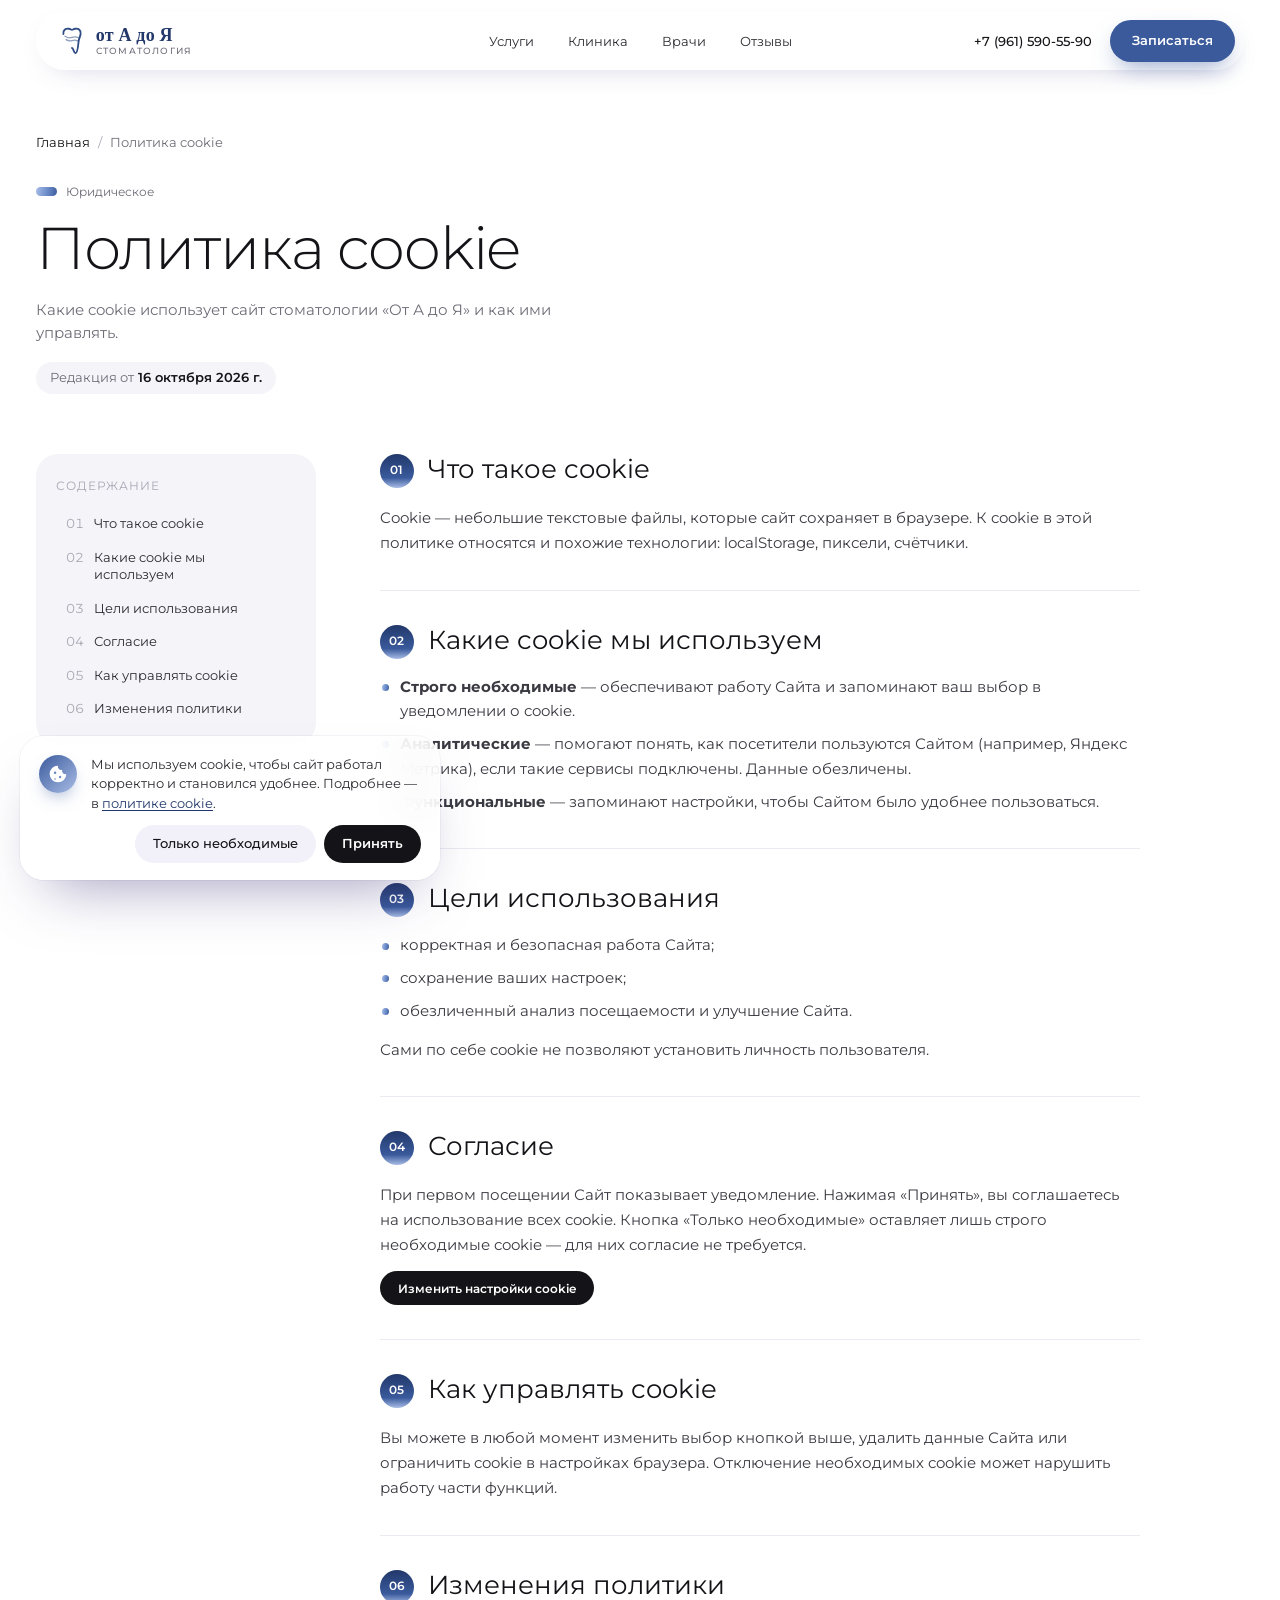
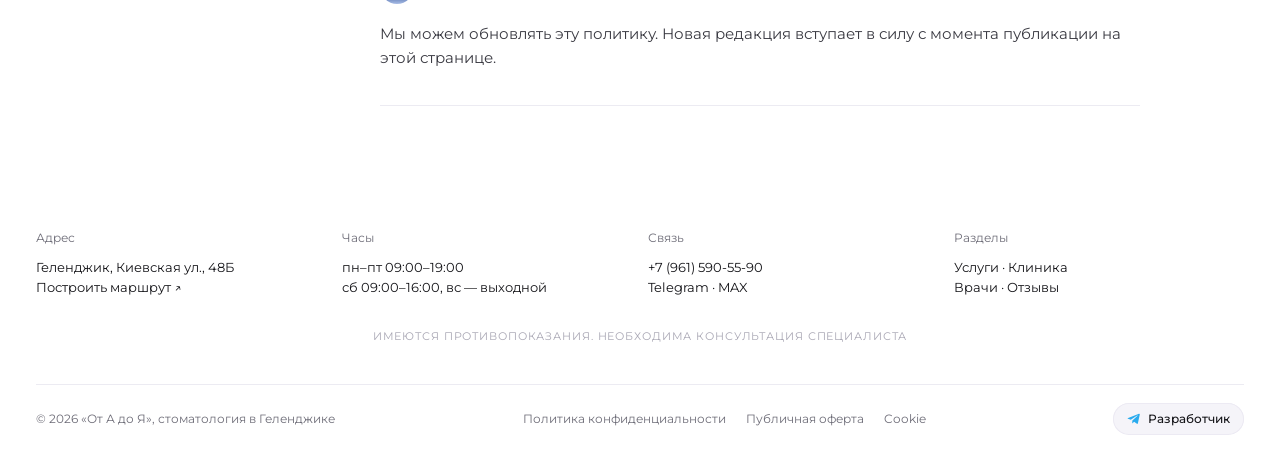
<file: cookies.html>
<!doctype html>
<html lang="ru">
<head>
  <meta charset="utf-8">
  <meta name="viewport" content="width=device-width, initial-scale=1">
  <title>Политика cookie — От А до Я</title>
  <meta name="description" content="Какие cookie использует сайт стоматологии «От А до Я» и как ими управлять.">
  <link rel="preconnect" href="https://fonts.googleapis.com">
  <link rel="preconnect" href="https://fonts.gstatic.com" crossorigin>
  <link href="https://fonts.googleapis.com/css2?family=Jost:wght@300;400;500&family=Montserrat:wght@300;400;500;600;700&display=swap" rel="stylesheet">
  <link rel="icon" href="favicon.svg" type="image/svg+xml">
  <link rel="stylesheet" href="styles.css">
</head>
<body class="legal-page theme-brand">

<!-- Шаблон документа: проверьте у юриста и заполните выделенные поля -->
<header class="header" id="header">
  <div class="container header__inner">
    <a href="index.html" class="logo" aria-label="От А до Я — на главную">
      <svg class="logo__mark logo__mark--oay" viewBox="0 0 48 52" aria-hidden="true"><path d="M8 13C7 6 12 2.5 18 3.2c3.3.4 4.6 2 6 2s2.7-1.6 6-2C36 2.5 41 6 40 13c-.7 5-3.2 8.2-3.8 14-.7 7.3-1.6 20.5-5.6 21.6-3 .8-3.8-9.6-6.6-9.6" fill="none" stroke="currentColor" stroke-width="3.4" stroke-linecap="round" stroke-linejoin="round"/><path d="M11 17c4 3 9 3.6 13 2.4 4.4-1.3 8-1.5 12 .6M13 23.5c3.6 2.4 7.6 2.8 11 1.8 3.8-1.2 7-1.2 10.5.6" fill="none" stroke="currentColor" stroke-width="2.4" stroke-linecap="round" opacity=".55"/></svg>
      <span class="logo__text logo__text--oay">от А до Я<small>стоматология</small></span>
    </a>
    <nav class="nav" id="nav">
      <a href="index.html#services">Услуги</a>
      <a href="index.html#clinic">Клиника</a>
      <a href="index.html#doctors">Врачи</a>
      <a href="index.html#reviews">Отзывы</a>
    </nav>
    <div class="header__right">
      <a href="tel:+79615905590" class="header__phone">+7 (961) 590-55-90</a>
      <a href="index.html#booking" class="btn btn--blue btn--sm">Записаться</a>
      <button class="burger" id="burger" aria-label="Меню"><span></span><span></span></button>
    </div>
  </div>
</header>

<main class="container legal">
  <nav class="legal__crumbs" aria-label="Навигация"><a href="index.html">Главная</a><span>/</span>Политика cookie</nav>
  <span class="label">Юридическое</span>
  <h1 class="legal__title">Политика cookie</h1>
  <p class="legal__lead">Какие cookie использует сайт стоматологии «От А до Я» и как ими управлять.</p>
  <p class="legal__date">Редакция от <b>16 октября 2026 г.</b></p>

  <div class="legal__grid">
    <aside class="legal__toc">
      <span>Содержание</span>
      <ol><li><a href="#s1">Что такое cookie</a></li><li><a href="#s2">Какие cookie мы используем</a></li><li><a href="#s3">Цели использования</a></li><li><a href="#s4">Согласие</a></li><li><a href="#s5">Как управлять cookie</a></li><li><a href="#s6">Изменения политики</a></li></ol>
    </aside>
    <article class="legal__body">
      <section class="legal__sec" id="s1">
        <h2><span>01</span>Что такое cookie</h2>
        <p>Cookie — небольшие текстовые файлы, которые сайт сохраняет в браузере. К cookie в этой политике относятся и похожие технологии: localStorage, пиксели, счётчики.</p>
      </section>
      <section class="legal__sec" id="s2">
        <h2><span>02</span>Какие cookie мы используем</h2>
        <ul><li><b>Строго необходимые</b> — обеспечивают работу Сайта и запоминают ваш выбор в уведомлении о cookie.</li><li><b>Аналитические</b> — помогают понять, как посетители пользуются Сайтом (например, Яндекс Метрика), если такие сервисы подключены. Данные обезличены.</li><li><b>Функциональные</b> — запоминают настройки, чтобы Сайтом было удобнее пользоваться.</li></ul>
      </section>
      <section class="legal__sec" id="s3">
        <h2><span>03</span>Цели использования</h2>
        <ul><li>корректная и безопасная работа Сайта;</li><li>сохранение ваших настроек;</li><li>обезличенный анализ посещаемости и улучшение Сайта.</li></ul><p>Сами по себе cookie не позволяют установить личность пользователя.</p>
      </section>
      <section class="legal__sec" id="s4">
        <h2><span>04</span>Согласие</h2>
        <p>При первом посещении Сайт показывает уведомление. Нажимая «Принять», вы соглашаетесь на использование всех cookie. Кнопка «Только необходимые» оставляет лишь строго необходимые cookie — для них согласие не требуется.</p><p><button type="button" class="btn btn--dark btn--sm" data-cookie-reset>Изменить настройки cookie</button></p>
      </section>
      <section class="legal__sec" id="s5">
        <h2><span>05</span>Как управлять cookie</h2>
        <p>Вы можете в любой момент изменить выбор кнопкой выше, удалить данные Сайта или ограничить cookie в настройках браузера. Отключение необходимых cookie может нарушить работу части функций.</p>
      </section>
      <section class="legal__sec" id="s6">
        <h2><span>06</span>Изменения политики</h2>
        <p>Мы можем обновлять эту политику. Новая редакция вступает в силу с момента публикации на этой странице.</p>
      </section>

    </article>
  </div>
</main>

<footer class="footer container">
  <div class="footer__cols">
    <div><span>Адрес</span><p>Геленджик, Киевская ул., 48Б<br><a href="https://yandex.ru/maps/org/ot_a_do_ya/218454430391/" target="_blank" rel="noopener">Построить маршрут ↗</a></p></div>
    <div><span>Часы</span><p>пн–пт 09:00–19:00<br>сб 09:00–16:00, вс — выходной</p></div>
    <div><span>Связь</span><p><a href="tel:+79615905590">+7 (961) 590-55-90</a><br><a href="https://t.me/+79615905590" target="_blank" rel="noopener">Telegram</a> · <a href="https://max.ru/u/f9LHodD0cOK4bLVOJTNrC34VUM-HxP2iXIGXCnLXx8zhg3BtIsU1xWsGoA0" target="_blank" rel="noopener">MAX</a></p></div>
    <div><span>Разделы</span><p><a href="index.html#services">Услуги</a> · <a href="index.html#clinic">Клиника</a><br><a href="index.html#doctors">Врачи</a> · <a href="index.html#reviews">Отзывы</a></p></div>
  </div>
  <p class="footer__warn">Имеются противопоказания. Необходима консультация специалиста</p>
  <div class="footer__bottom">
    <span>© 2026 «От А до Я», стоматология в Геленджике</span>
    <nav class="footer__legal" aria-label="Документы">
      <a href="privacy.html">Политика конфиденциальности</a>
      <a href="offer.html">Публичная оферта</a>
      <a href="cookies.html">Cookie</a>
    </nav>
    <a class="dev-link" href="https://t.me/vladimir_nvrs" target="_blank" rel="noopener">
      <svg width="14" height="14" viewBox="0 0 24 24" aria-hidden="true"><path fill="currentColor" d="M21.9 4.3 18.7 19.4c-.2 1-.9 1.3-1.7.8l-4.8-3.6-2.3 2.2c-.3.3-.5.5-1 .5l.3-4.9 8.9-8c.4-.3-.1-.5-.6-.2l-11 6.9-4.7-1.5c-1-.3-1-1 .2-1.5L20.5 3c.9-.3 1.6.2 1.4 1.3z"/></svg>
      Разработчик
    </a>
  </div>
</footer>

<script src="common.js"></script>
</body>
</html>
</file>
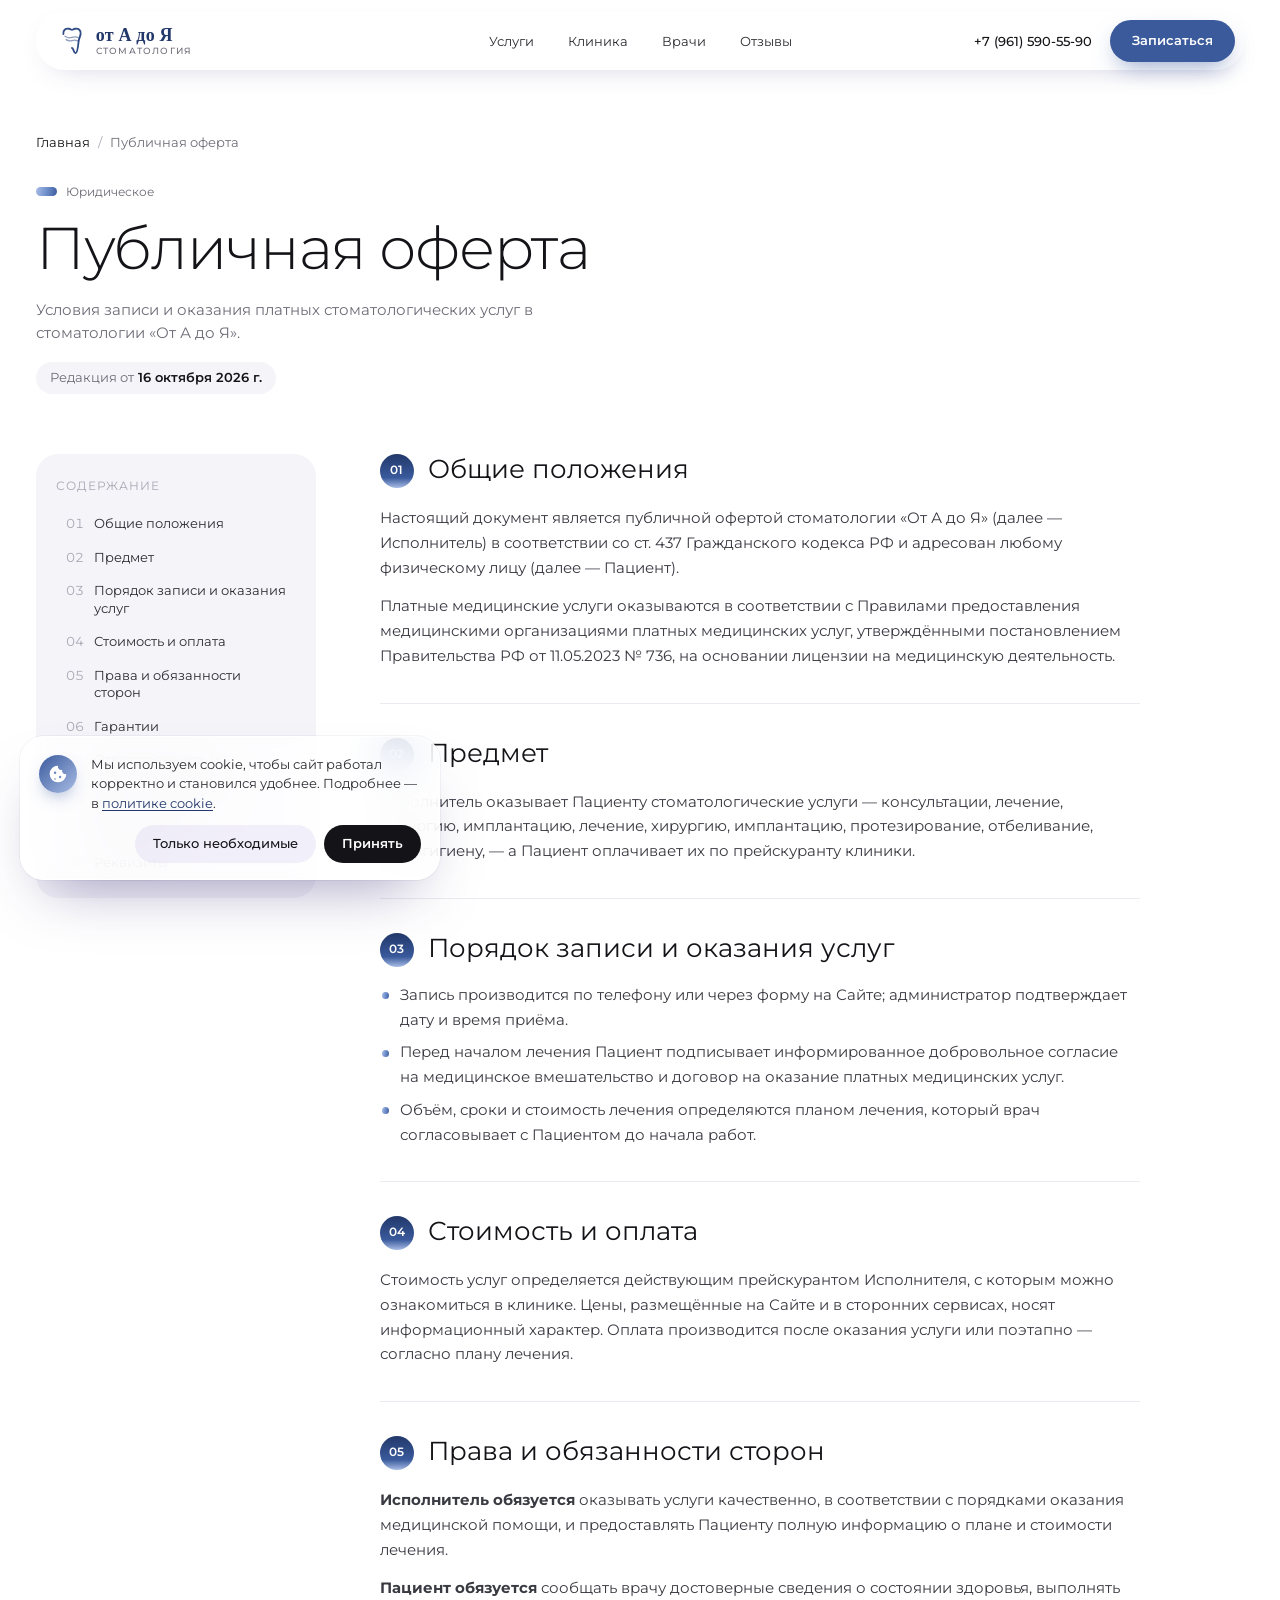
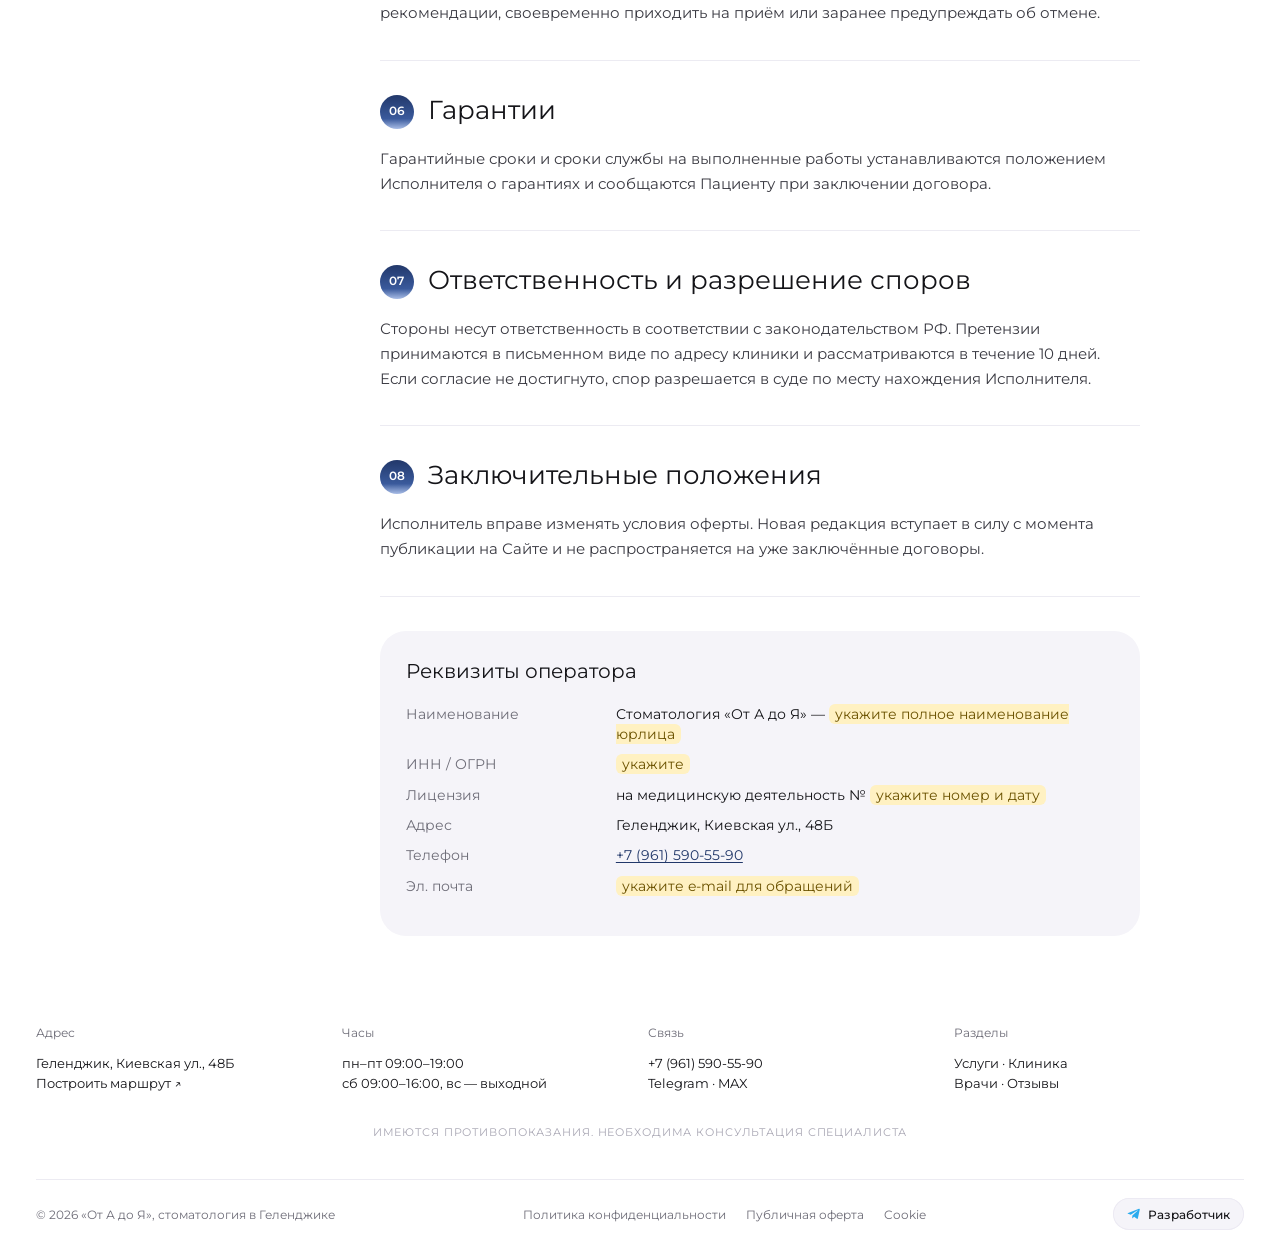
<file: offer.html>
<!doctype html>
<html lang="ru">
<head>
  <meta charset="utf-8">
  <meta name="viewport" content="width=device-width, initial-scale=1">
  <title>Публичная оферта — От А до Я</title>
  <meta name="description" content="Условия записи и оказания платных стоматологических услуг в стоматологии «От А до Я».">
  <link rel="preconnect" href="https://fonts.googleapis.com">
  <link rel="preconnect" href="https://fonts.gstatic.com" crossorigin>
  <link href="https://fonts.googleapis.com/css2?family=Jost:wght@300;400;500&family=Montserrat:wght@300;400;500;600;700&display=swap" rel="stylesheet">
  <link rel="icon" href="favicon.svg" type="image/svg+xml">
  <link rel="stylesheet" href="styles.css">
</head>
<body class="legal-page theme-brand">

<!-- Шаблон документа: проверьте у юриста и заполните выделенные поля -->
<header class="header" id="header">
  <div class="container header__inner">
    <a href="index.html" class="logo" aria-label="От А до Я — на главную">
      <svg class="logo__mark logo__mark--oay" viewBox="0 0 48 52" aria-hidden="true"><path d="M8 13C7 6 12 2.5 18 3.2c3.3.4 4.6 2 6 2s2.7-1.6 6-2C36 2.5 41 6 40 13c-.7 5-3.2 8.2-3.8 14-.7 7.3-1.6 20.5-5.6 21.6-3 .8-3.8-9.6-6.6-9.6" fill="none" stroke="currentColor" stroke-width="3.4" stroke-linecap="round" stroke-linejoin="round"/><path d="M11 17c4 3 9 3.6 13 2.4 4.4-1.3 8-1.5 12 .6M13 23.5c3.6 2.4 7.6 2.8 11 1.8 3.8-1.2 7-1.2 10.5.6" fill="none" stroke="currentColor" stroke-width="2.4" stroke-linecap="round" opacity=".55"/></svg>
      <span class="logo__text logo__text--oay">от А до Я<small>стоматология</small></span>
    </a>
    <nav class="nav" id="nav">
      <a href="index.html#services">Услуги</a>
      <a href="index.html#clinic">Клиника</a>
      <a href="index.html#doctors">Врачи</a>
      <a href="index.html#reviews">Отзывы</a>
    </nav>
    <div class="header__right">
      <a href="tel:+79615905590" class="header__phone">+7 (961) 590-55-90</a>
      <a href="index.html#booking" class="btn btn--blue btn--sm">Записаться</a>
      <button class="burger" id="burger" aria-label="Меню"><span></span><span></span></button>
    </div>
  </div>
</header>

<main class="container legal">
  <nav class="legal__crumbs" aria-label="Навигация"><a href="index.html">Главная</a><span>/</span>Публичная оферта</nav>
  <span class="label">Юридическое</span>
  <h1 class="legal__title">Публичная оферта</h1>
  <p class="legal__lead">Условия записи и оказания платных стоматологических услуг в стоматологии «От А до Я».</p>
  <p class="legal__date">Редакция от <b>16 октября 2026 г.</b></p>

  <div class="legal__grid">
    <aside class="legal__toc">
      <span>Содержание</span>
      <ol><li><a href="#s1">Общие положения</a></li><li><a href="#s2">Предмет</a></li><li><a href="#s3">Порядок записи и оказания услуг</a></li><li><a href="#s4">Стоимость и оплата</a></li><li><a href="#s5">Права и обязанности сторон</a></li><li><a href="#s6">Гарантии</a></li><li><a href="#s7">Ответственность и разрешение споров</a></li><li><a href="#s8">Заключительные положения</a></li><li><a href="#req">Реквизиты</a></li></ol>
    </aside>
    <article class="legal__body">
      <section class="legal__sec" id="s1">
        <h2><span>01</span>Общие положения</h2>
        <p>Настоящий документ является публичной офертой стоматологии «От А до Я» (далее — Исполнитель) в соответствии со ст. 437 Гражданского кодекса РФ и адресован любому физическому лицу (далее — Пациент).</p><p>Платные медицинские услуги оказываются в соответствии с Правилами предоставления медицинскими организациями платных медицинских услуг, утверждёнными постановлением Правительства РФ от 11.05.2023 № 736, на основании лицензии на медицинскую деятельность.</p>
      </section>
      <section class="legal__sec" id="s2">
        <h2><span>02</span>Предмет</h2>
        <p>Исполнитель оказывает Пациенту стоматологические услуги — консультации, лечение, хирургию, имплантацию, лечение, хирургию, имплантацию, протезирование, отбеливание, профгигиену, — а Пациент оплачивает их по прейскуранту клиники.</p>
      </section>
      <section class="legal__sec" id="s3">
        <h2><span>03</span>Порядок записи и оказания услуг</h2>
        <ul><li>Запись производится по телефону или через форму на Сайте; администратор подтверждает дату и время приёма.</li><li>Перед началом лечения Пациент подписывает информированное добровольное согласие на медицинское вмешательство и договор на оказание платных медицинских услуг.</li><li>Объём, сроки и стоимость лечения определяются планом лечения, который врач согласовывает с Пациентом до начала работ.</li></ul>
      </section>
      <section class="legal__sec" id="s4">
        <h2><span>04</span>Стоимость и оплата</h2>
        <p>Стоимость услуг определяется действующим прейскурантом Исполнителя, с которым можно ознакомиться в клинике. Цены, размещённые на Сайте и в сторонних сервисах, носят информационный характер. Оплата производится после оказания услуги или поэтапно — согласно плану лечения.</p>
      </section>
      <section class="legal__sec" id="s5">
        <h2><span>05</span>Права и обязанности сторон</h2>
        <p><b>Исполнитель обязуется</b> оказывать услуги качественно, в соответствии с порядками оказания медицинской помощи, и предоставлять Пациенту полную информацию о плане и стоимости лечения.</p><p><b>Пациент обязуется</b> сообщать врачу достоверные сведения о состоянии здоровья, выполнять рекомендации, своевременно приходить на приём или заранее предупреждать об отмене.</p>
      </section>
      <section class="legal__sec" id="s6">
        <h2><span>06</span>Гарантии</h2>
        <p>Гарантийные сроки и сроки службы на выполненные работы устанавливаются положением Исполнителя о гарантиях и сообщаются Пациенту при заключении договора.</p>
      </section>
      <section class="legal__sec" id="s7">
        <h2><span>07</span>Ответственность и разрешение споров</h2>
        <p>Стороны несут ответственность в соответствии с законодательством РФ. Претензии принимаются в письменном виде по адресу клиники и рассматриваются в течение 10 дней. Если согласие не достигнуто, спор разрешается в суде по месту нахождения Исполнителя.</p>
      </section>
      <section class="legal__sec" id="s8">
        <h2><span>08</span>Заключительные положения</h2>
        <p>Исполнитель вправе изменять условия оферты. Новая редакция вступает в силу с момента публикации на Сайте и не распространяется на уже заключённые договоры.</p>
      </section>
      <div class="legal__req" id="req">
        <h2>Реквизиты оператора</h2>
        <dl>
          <dt>Наименование</dt><dd>Стоматология «От А до Я» — <mark>укажите полное наименование юрлица</mark></dd>
          <dt>ИНН / ОГРН</dt><dd><mark>укажите</mark></dd>
          <dt>Лицензия</dt><dd>на медицинскую деятельность № <mark>укажите номер и дату</mark></dd>
          <dt>Адрес</dt><dd>Геленджик, Киевская ул., 48Б</dd>
          <dt>Телефон</dt><dd><a href="tel:+79615905590">+7 (961) 590-55-90</a></dd>
          <dt>Эл. почта</dt><dd><mark>укажите e-mail для обращений</mark></dd>
        </dl>
      </div>
    </article>
  </div>
</main>

<footer class="footer container">
  <div class="footer__cols">
    <div><span>Адрес</span><p>Геленджик, Киевская ул., 48Б<br><a href="https://yandex.ru/maps/org/ot_a_do_ya/218454430391/" target="_blank" rel="noopener">Построить маршрут ↗</a></p></div>
    <div><span>Часы</span><p>пн–пт 09:00–19:00<br>сб 09:00–16:00, вс — выходной</p></div>
    <div><span>Связь</span><p><a href="tel:+79615905590">+7 (961) 590-55-90</a><br><a href="https://t.me/+79615905590" target="_blank" rel="noopener">Telegram</a> · <a href="https://max.ru/u/f9LHodD0cOK4bLVOJTNrC34VUM-HxP2iXIGXCnLXx8zhg3BtIsU1xWsGoA0" target="_blank" rel="noopener">MAX</a></p></div>
    <div><span>Разделы</span><p><a href="index.html#services">Услуги</a> · <a href="index.html#clinic">Клиника</a><br><a href="index.html#doctors">Врачи</a> · <a href="index.html#reviews">Отзывы</a></p></div>
  </div>
  <p class="footer__warn">Имеются противопоказания. Необходима консультация специалиста</p>
  <div class="footer__bottom">
    <span>© 2026 «От А до Я», стоматология в Геленджике</span>
    <nav class="footer__legal" aria-label="Документы">
      <a href="privacy.html">Политика конфиденциальности</a>
      <a href="offer.html">Публичная оферта</a>
      <a href="cookies.html">Cookie</a>
    </nav>
    <a class="dev-link" href="https://t.me/vladimir_nvrs" target="_blank" rel="noopener">
      <svg width="14" height="14" viewBox="0 0 24 24" aria-hidden="true"><path fill="currentColor" d="M21.9 4.3 18.7 19.4c-.2 1-.9 1.3-1.7.8l-4.8-3.6-2.3 2.2c-.3.3-.5.5-1 .5l.3-4.9 8.9-8c.4-.3-.1-.5-.6-.2l-11 6.9-4.7-1.5c-1-.3-1-1 .2-1.5L20.5 3c.9-.3 1.6.2 1.4 1.3z"/></svg>
      Разработчик
    </a>
  </div>
</footer>

<script src="common.js"></script>
</body>
</html>
</file>
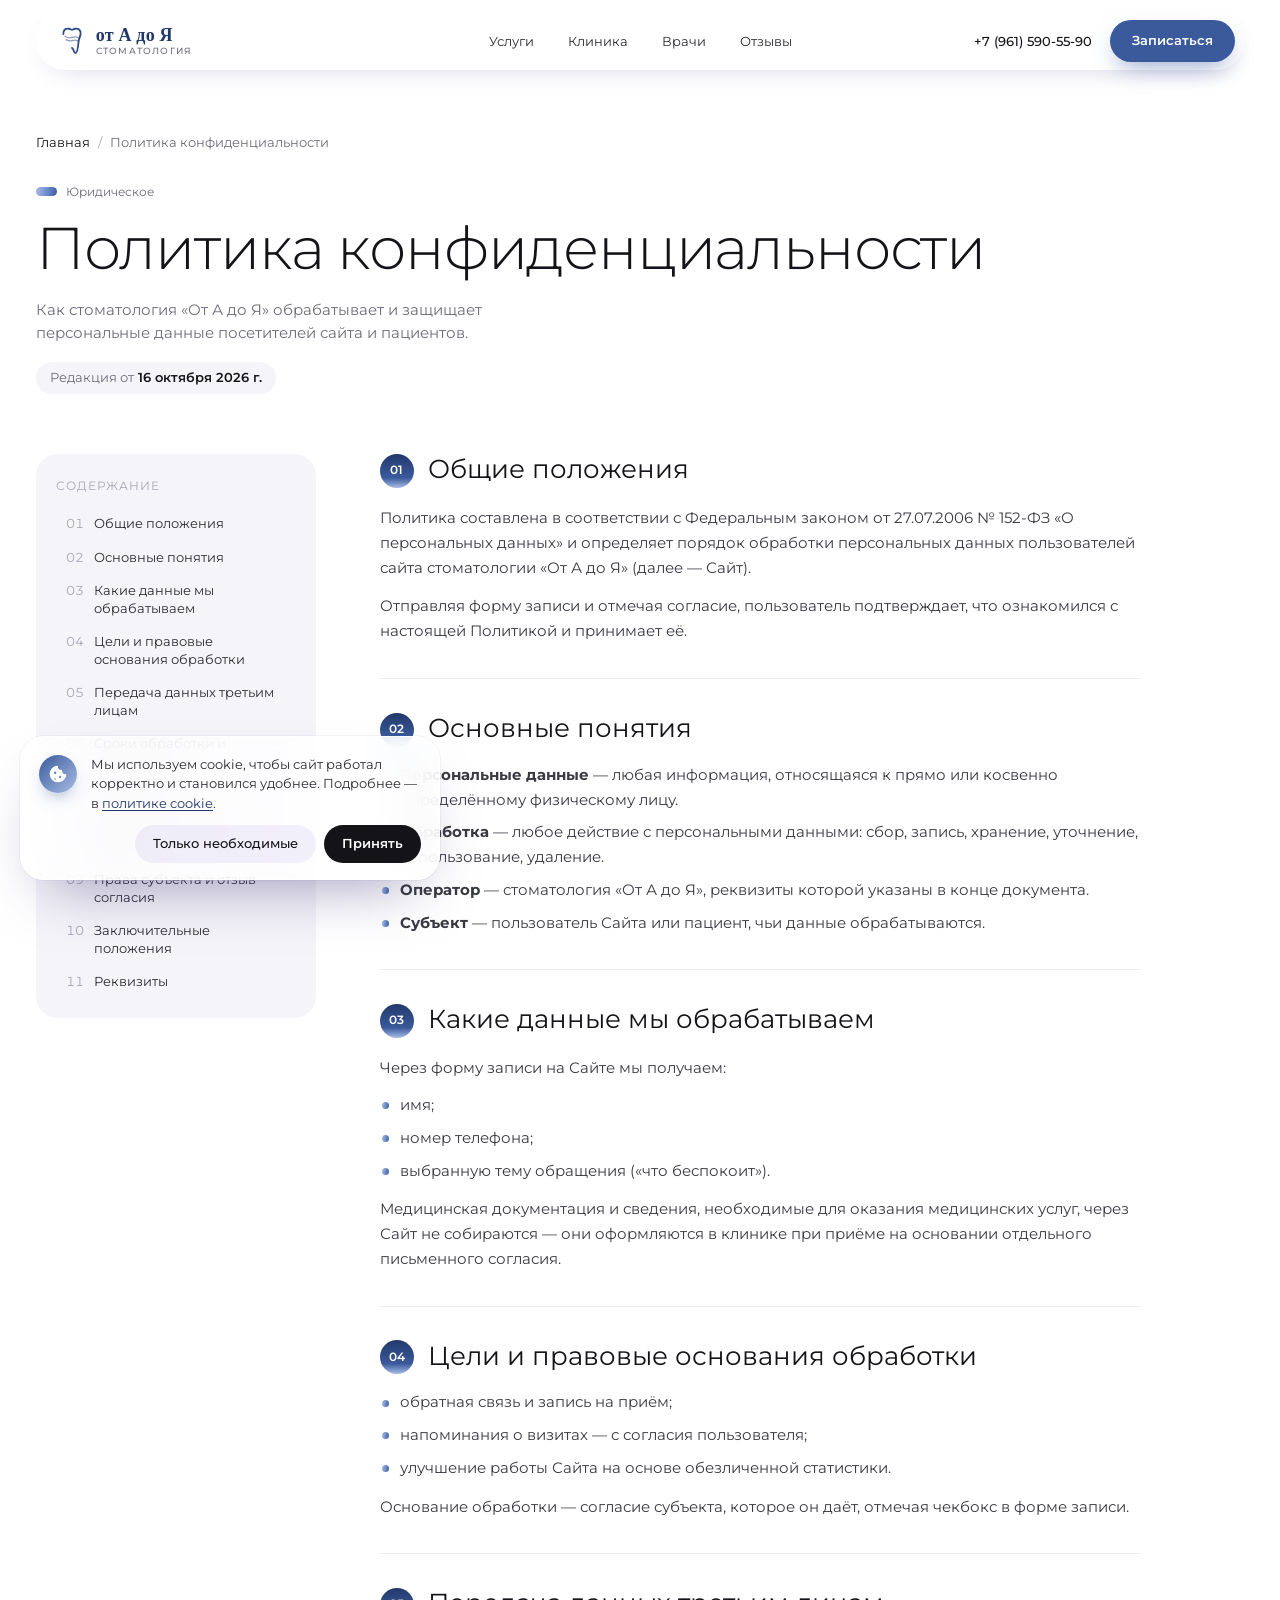
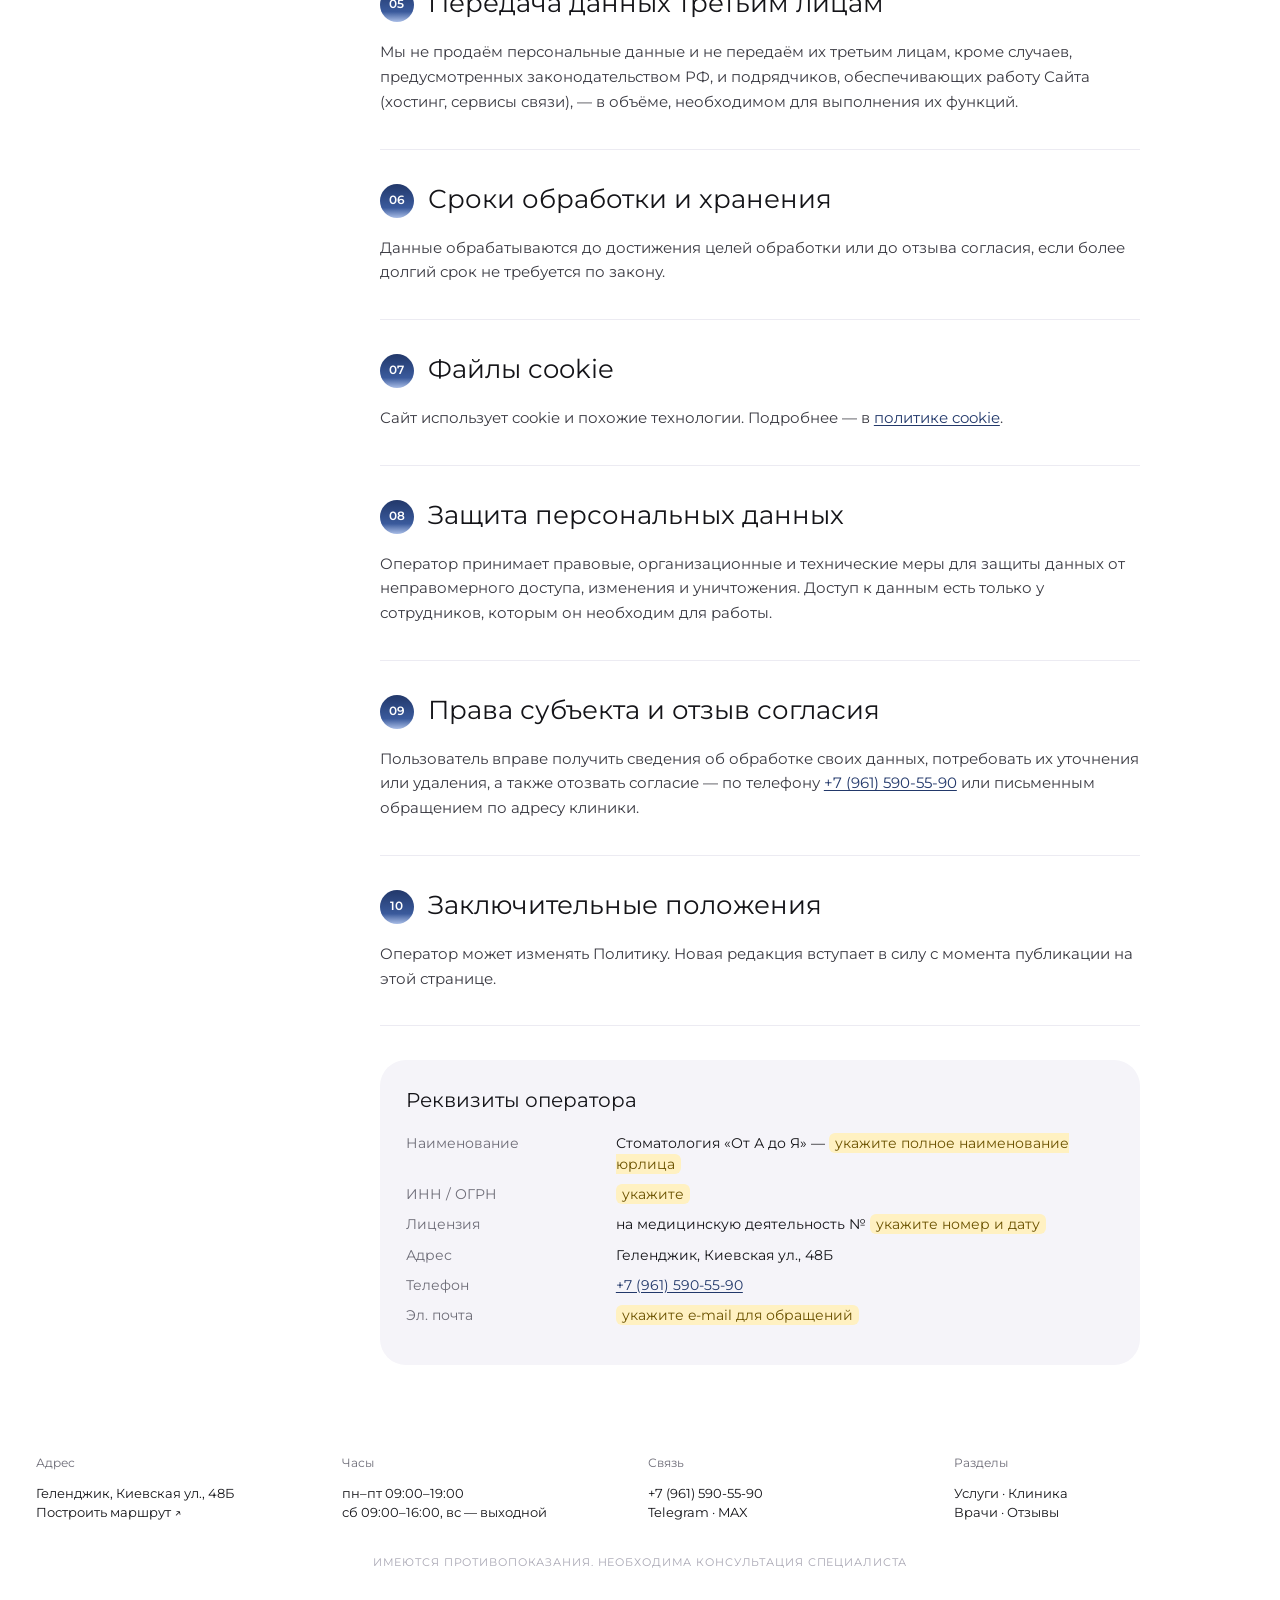
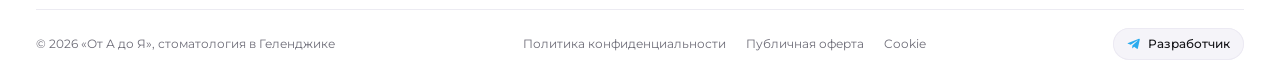
<file: privacy.html>
<!doctype html>
<html lang="ru">
<head>
  <meta charset="utf-8">
  <meta name="viewport" content="width=device-width, initial-scale=1">
  <title>Политика конфиденциальности — От А до Я</title>
  <meta name="description" content="Как стоматология «От А до Я» обрабатывает и защищает персональные данные посетителей сайта и пациентов.">
  <link rel="preconnect" href="https://fonts.googleapis.com">
  <link rel="preconnect" href="https://fonts.gstatic.com" crossorigin>
  <link href="https://fonts.googleapis.com/css2?family=Jost:wght@300;400;500&family=Montserrat:wght@300;400;500;600;700&display=swap" rel="stylesheet">
  <link rel="icon" href="favicon.svg" type="image/svg+xml">
  <link rel="stylesheet" href="styles.css">
</head>
<body class="legal-page theme-brand">

<!-- Шаблон документа: проверьте у юриста и заполните выделенные поля -->
<header class="header" id="header">
  <div class="container header__inner">
    <a href="index.html" class="logo" aria-label="От А до Я — на главную">
      <svg class="logo__mark logo__mark--oay" viewBox="0 0 48 52" aria-hidden="true"><path d="M8 13C7 6 12 2.5 18 3.2c3.3.4 4.6 2 6 2s2.7-1.6 6-2C36 2.5 41 6 40 13c-.7 5-3.2 8.2-3.8 14-.7 7.3-1.6 20.5-5.6 21.6-3 .8-3.8-9.6-6.6-9.6" fill="none" stroke="currentColor" stroke-width="3.4" stroke-linecap="round" stroke-linejoin="round"/><path d="M11 17c4 3 9 3.6 13 2.4 4.4-1.3 8-1.5 12 .6M13 23.5c3.6 2.4 7.6 2.8 11 1.8 3.8-1.2 7-1.2 10.5.6" fill="none" stroke="currentColor" stroke-width="2.4" stroke-linecap="round" opacity=".55"/></svg>
      <span class="logo__text logo__text--oay">от А до Я<small>стоматология</small></span>
    </a>
    <nav class="nav" id="nav">
      <a href="index.html#services">Услуги</a>
      <a href="index.html#clinic">Клиника</a>
      <a href="index.html#doctors">Врачи</a>
      <a href="index.html#reviews">Отзывы</a>
    </nav>
    <div class="header__right">
      <a href="tel:+79615905590" class="header__phone">+7 (961) 590-55-90</a>
      <a href="index.html#booking" class="btn btn--blue btn--sm">Записаться</a>
      <button class="burger" id="burger" aria-label="Меню"><span></span><span></span></button>
    </div>
  </div>
</header>

<main class="container legal">
  <nav class="legal__crumbs" aria-label="Навигация"><a href="index.html">Главная</a><span>/</span>Политика конфиденциальности</nav>
  <span class="label">Юридическое</span>
  <h1 class="legal__title">Политика конфиденциальности</h1>
  <p class="legal__lead">Как стоматология «От А до Я» обрабатывает и защищает персональные данные посетителей сайта и пациентов.</p>
  <p class="legal__date">Редакция от <b>16 октября 2026 г.</b></p>

  <div class="legal__grid">
    <aside class="legal__toc">
      <span>Содержание</span>
      <ol><li><a href="#s1">Общие положения</a></li><li><a href="#s2">Основные понятия</a></li><li><a href="#s3">Какие данные мы обрабатываем</a></li><li><a href="#s4">Цели и правовые основания обработки</a></li><li><a href="#s5">Передача данных третьим лицам</a></li><li><a href="#s6">Сроки обработки и хранения</a></li><li><a href="#s7">Файлы cookie</a></li><li><a href="#s8">Защита персональных данных</a></li><li><a href="#s9">Права субъекта и отзыв согласия</a></li><li><a href="#s10">Заключительные положения</a></li><li><a href="#req">Реквизиты</a></li></ol>
    </aside>
    <article class="legal__body">
      <section class="legal__sec" id="s1">
        <h2><span>01</span>Общие положения</h2>
        <p>Политика составлена в соответствии с Федеральным законом от 27.07.2006 № 152-ФЗ «О персональных данных» и определяет порядок обработки персональных данных пользователей сайта стоматологии «От А до Я» (далее — Сайт).</p><p>Отправляя форму записи и отмечая согласие, пользователь подтверждает, что ознакомился с настоящей Политикой и принимает её.</p>
      </section>
      <section class="legal__sec" id="s2">
        <h2><span>02</span>Основные понятия</h2>
        <ul><li><b>Персональные данные</b> — любая информация, относящаяся к прямо или косвенно определённому физическому лицу.</li><li><b>Обработка</b> — любое действие с персональными данными: сбор, запись, хранение, уточнение, использование, удаление.</li><li><b>Оператор</b> — стоматология «От А до Я», реквизиты которой указаны в конце документа.</li><li><b>Субъект</b> — пользователь Сайта или пациент, чьи данные обрабатываются.</li></ul>
      </section>
      <section class="legal__sec" id="s3">
        <h2><span>03</span>Какие данные мы обрабатываем</h2>
        <p>Через форму записи на Сайте мы получаем:</p><ul><li>имя;</li><li>номер телефона;</li><li>выбранную тему обращения («что беспокоит»).</li></ul><p>Медицинская документация и сведения, необходимые для оказания медицинских услуг, через Сайт не собираются — они оформляются в клинике при приёме на основании отдельного письменного согласия.</p>
      </section>
      <section class="legal__sec" id="s4">
        <h2><span>04</span>Цели и правовые основания обработки</h2>
        <ul><li>обратная связь и запись на приём;</li><li>напоминания о визитах — с согласия пользователя;</li><li>улучшение работы Сайта на основе обезличенной статистики.</li></ul><p>Основание обработки — согласие субъекта, которое он даёт, отмечая чекбокс в форме записи.</p>
      </section>
      <section class="legal__sec" id="s5">
        <h2><span>05</span>Передача данных третьим лицам</h2>
        <p>Мы не продаём персональные данные и не передаём их третьим лицам, кроме случаев, предусмотренных законодательством РФ, и подрядчиков, обеспечивающих работу Сайта (хостинг, сервисы связи), — в объёме, необходимом для выполнения их функций.</p>
      </section>
      <section class="legal__sec" id="s6">
        <h2><span>06</span>Сроки обработки и хранения</h2>
        <p>Данные обрабатываются до достижения целей обработки или до отзыва согласия, если более долгий срок не требуется по закону.</p>
      </section>
      <section class="legal__sec" id="s7">
        <h2><span>07</span>Файлы cookie</h2>
        <p>Сайт использует cookie и похожие технологии. Подробнее — в <a href="cookies.html">политике cookie</a>.</p>
      </section>
      <section class="legal__sec" id="s8">
        <h2><span>08</span>Защита персональных данных</h2>
        <p>Оператор принимает правовые, организационные и технические меры для защиты данных от неправомерного доступа, изменения и уничтожения. Доступ к данным есть только у сотрудников, которым он необходим для работы.</p>
      </section>
      <section class="legal__sec" id="s9">
        <h2><span>09</span>Права субъекта и отзыв согласия</h2>
        <p>Пользователь вправе получить сведения об обработке своих данных, потребовать их уточнения или удаления, а также отозвать согласие — по телефону <a href="tel:+79615905590">+7 (961) 590-55-90</a> или письменным обращением по адресу клиники.</p>
      </section>
      <section class="legal__sec" id="s10">
        <h2><span>10</span>Заключительные положения</h2>
        <p>Оператор может изменять Политику. Новая редакция вступает в силу с момента публикации на этой странице.</p>
      </section>
      <div class="legal__req" id="req">
        <h2>Реквизиты оператора</h2>
        <dl>
          <dt>Наименование</dt><dd>Стоматология «От А до Я» — <mark>укажите полное наименование юрлица</mark></dd>
          <dt>ИНН / ОГРН</dt><dd><mark>укажите</mark></dd>
          <dt>Лицензия</dt><dd>на медицинскую деятельность № <mark>укажите номер и дату</mark></dd>
          <dt>Адрес</dt><dd>Геленджик, Киевская ул., 48Б</dd>
          <dt>Телефон</dt><dd><a href="tel:+79615905590">+7 (961) 590-55-90</a></dd>
          <dt>Эл. почта</dt><dd><mark>укажите e-mail для обращений</mark></dd>
        </dl>
      </div>
    </article>
  </div>
</main>

<footer class="footer container">
  <div class="footer__cols">
    <div><span>Адрес</span><p>Геленджик, Киевская ул., 48Б<br><a href="https://yandex.ru/maps/org/ot_a_do_ya/218454430391/" target="_blank" rel="noopener">Построить маршрут ↗</a></p></div>
    <div><span>Часы</span><p>пн–пт 09:00–19:00<br>сб 09:00–16:00, вс — выходной</p></div>
    <div><span>Связь</span><p><a href="tel:+79615905590">+7 (961) 590-55-90</a><br><a href="https://t.me/+79615905590" target="_blank" rel="noopener">Telegram</a> · <a href="https://max.ru/u/f9LHodD0cOK4bLVOJTNrC34VUM-HxP2iXIGXCnLXx8zhg3BtIsU1xWsGoA0" target="_blank" rel="noopener">MAX</a></p></div>
    <div><span>Разделы</span><p><a href="index.html#services">Услуги</a> · <a href="index.html#clinic">Клиника</a><br><a href="index.html#doctors">Врачи</a> · <a href="index.html#reviews">Отзывы</a></p></div>
  </div>
  <p class="footer__warn">Имеются противопоказания. Необходима консультация специалиста</p>
  <div class="footer__bottom">
    <span>© 2026 «От А до Я», стоматология в Геленджике</span>
    <nav class="footer__legal" aria-label="Документы">
      <a href="privacy.html">Политика конфиденциальности</a>
      <a href="offer.html">Публичная оферта</a>
      <a href="cookies.html">Cookie</a>
    </nav>
    <a class="dev-link" href="https://t.me/vladimir_nvrs" target="_blank" rel="noopener">
      <svg width="14" height="14" viewBox="0 0 24 24" aria-hidden="true"><path fill="currentColor" d="M21.9 4.3 18.7 19.4c-.2 1-.9 1.3-1.7.8l-4.8-3.6-2.3 2.2c-.3.3-.5.5-1 .5l.3-4.9 8.9-8c.4-.3-.1-.5-.6-.2l-11 6.9-4.7-1.5c-1-.3-1-1 .2-1.5L20.5 3c.9-.3 1.6.2 1.4 1.3z"/></svg>
      Разработчик
    </a>
  </div>
</footer>

<script src="common.js"></script>
</body>
</html>
</file>
<file: styles.css>
/* =========================================================
   Опал — клиника эстетической стоматологии
   ========================================================= */

:root {
  --ink: #141418;
  --text: #2a2a30;
  --gray: #6e6d78;
  --muted: #a9a7b4;
  --line: #ecebf2;
  --soft: #f5f4f9;
  --blue: #5b8fef;
  --blue-dark: #4a7fe0;

  --violet-1: #534788;
  --violet-2: #7a6cb4;
  --violet-3: #beb5e2;

  --radius-lg: 26px;
  --radius: 22px;
  --radius-sm: 14px;

  --pad: clamp(16px, 2.8vw, 40px);
  --gap: clamp(8px, 1vw, 14px);
  --header-h: 70px;

  --ease: cubic-bezier(.22, .8, .24, 1);
  --font: "Montserrat", system-ui, -apple-system, "Segoe UI", sans-serif;

  --grad-opal: linear-gradient(100deg, #a9c4f5 0%, #c8b6ee 45%, #f0bcd9 100%);
}

*,
*::before,
*::after { box-sizing: border-box; }

html { scroll-behavior: smooth; scroll-padding-top: calc(var(--header-h) + 16px); }

body {
  margin: 0;
  background: #fff;
  color: var(--ink);
  font-family: var(--font);
  font-size: 15px;
  line-height: 1.45;
  -webkit-font-smoothing: antialiased;
  overflow-x: hidden;
}

img { display: block; max-width: 100%; }
a { color: inherit; text-decoration: none; }
button, input, select { font: inherit; color: inherit; }
h1, h2, h3, p, ol, ul, figure, blockquote { margin: 0; padding: 0; }
ul, ol { list-style: none; }

.container {
  width: 100%;
  max-width: 1440px;
  margin: 0 auto;
  padding-left: var(--pad);
  padding-right: var(--pad);
}

/* ---------- Иконка-стрелка ↗ (поворачивается в → при наведении) ---------- */
.arr {
  display: inline-block;
  width: 10px;
  height: 10px;
  flex: none;
  background: currentColor;
  -webkit-mask: url("data:image/svg+xml,%3Csvg xmlns='http://www.w3.org/2000/svg' viewBox='0 0 10 10'%3E%3Cpath d='M2 8 8 2M3.2 2H8v4.8' fill='none' stroke='%23000' stroke-width='1.5' stroke-linecap='round' stroke-linejoin='round'/%3E%3C/svg%3E") center / contain no-repeat;
          mask: url("data:image/svg+xml,%3Csvg xmlns='http://www.w3.org/2000/svg' viewBox='0 0 10 10'%3E%3Cpath d='M2 8 8 2M3.2 2H8v4.8' fill='none' stroke='%23000' stroke-width='1.5' stroke-linecap='round' stroke-linejoin='round'/%3E%3C/svg%3E") center / contain no-repeat;
  transition: transform .35s var(--ease);
}

/* ---------- Кнопки ---------- */
.btn {
  display: inline-flex;
  align-items: center;
  justify-content: center;
  gap: 12px;
  border: 0;
  border-radius: 999px;
  font-weight: 600;
  cursor: pointer;
  white-space: nowrap;
  transition: background .25s, color .25s, box-shadow .3s, transform .3s var(--ease);
}
.btn:hover .arr { transform: rotate(45deg); }
.btn:active { transform: scale(.97); }

.btn--blue {
  background: var(--blue);
  color: #fff;
  box-shadow: 0 10px 24px -8px rgba(76, 125, 230, .65);
}
.btn--blue:hover { background: var(--blue-dark); box-shadow: 0 14px 30px -8px rgba(76, 125, 230, .75); }

.btn--dark { background: var(--ink); color: #fff; }
.btn--dark:hover { background: #000; }

.btn--white { background: #fff; color: var(--ink); }
.btn--white:hover { background: var(--ink); color: #fff; }

.btn--sm { height: 34px; padding: 0 18px; font-size: 12px; }
.btn--xs { height: 32px; padding: 0 14px; font-size: 11.5px; gap: 8px; }
.btn--lg { height: 44px; padding: 0 22px; font-size: 13px; }
.btn--block { width: 100%; height: 48px; font-size: 14px; }

.btn-outline {
  display: inline-flex;
  align-items: center;
  gap: 10px;
  height: 0.76em;
  min-height: 38px;
  padding: 0 18px 0 16px;
  border: 1.5px solid var(--ink);
  border-radius: 999px;
  font-size: 14px;
  font-weight: 500;
  line-height: 1;
  letter-spacing: 0;
  vertical-align: 0.35em;
  margin-left: 6px;
  transition: background .25s, color .25s;
}
.btn-outline:hover { background: var(--ink); color: #fff; }

.nowrap { white-space: nowrap; }

.link-underline {
  font-size: 13px;
  font-weight: 500;
  padding-bottom: 3px;
  background: linear-gradient(currentColor, currentColor) left bottom / 100% 1.5px no-repeat;
  transition: background-size .35s var(--ease);
}
.link-underline:hover { background-size: 30% 1.5px; }

.circle-btn {
  position: absolute;
  top: 18px;
  right: 18px;
  z-index: 3;
  display: grid;
  place-items: center;
  width: 30px;
  height: 30px;
  border-radius: 50%;
  background: #fff;
  color: var(--ink);
  transition: background .25s, color .25s, transform .35s var(--ease);
}
.circle-btn .arr { width: 9px; height: 9px; }
.circle-btn--lg { top: auto; bottom: 20px; right: 20px; width: 38px; height: 38px; }
.circle-btn--lg .arr { width: 10px; height: 10px; }

.chip {
  position: relative;
  z-index: 2;
  align-self: flex-start;
  display: inline-flex;
  align-items: center;
  height: 26px;
  padding: 0 12px;
  border-radius: 999px;
  background: #fff;
  color: var(--ink);
  font-size: 11.5px;
  font-weight: 500;
}

.tag {
  position: absolute;
  z-index: 3;
  display: inline-flex;
  align-items: center;
  gap: 8px;
  height: 28px;
  padding: 0 13px;
  border-radius: 999px;
  font-size: 12px;
  font-weight: 600;
}
.tag--light { background: rgba(255, 255, 255, .92); color: var(--ink); }
.tag--dark { background: rgba(20, 20, 24, .92); color: #fff; }

.label {
  display: inline-flex;
  align-items: center;
  gap: 9px;
  font-size: 12px;
  color: var(--gray);
}
.label::before {
  content: "";
  width: 21px;
  height: 9px;
  border-radius: 999px;
  background: var(--grad-opal);
}

.h2 {
  margin-top: 18px;
  font-size: clamp(32px, 4.2vw, 60px);
  font-weight: 300;
  line-height: 1.08;
  letter-spacing: -0.02em;
}
.muted { color: var(--muted); }

.lead {
  max-width: 340px;
  font-size: 14px;
  line-height: 1.5;
  color: var(--gray);
}

/* ---------- Появление при скролле ---------- */
.reveal {
  opacity: 0;
  transform: translateY(28px);
  transition: opacity .9s var(--ease), transform .9s var(--ease);
  transition-delay: var(--d, 0s);
}
.reveal.is-in { opacity: 1; transform: none; }

@keyframes float {
  0%, 100% { transform: translateY(0) rotate(0); }
  50% { transform: translateY(-10px) rotate(1.5deg); }
}
.float { animation: float 6s ease-in-out infinite; }
.float--slow { animation-duration: 8s; }

/* =========================================================
   Шапка
   ========================================================= */
.header {
  position: fixed;
  inset: 0 0 auto;
  z-index: 50;
  height: var(--header-h);
  padding-top: 12px;
  pointer-events: none;
}
/* Шапка-«таблетка» */
.header__inner {
  position: relative;
  display: flex;
  align-items: center;
  justify-content: space-between;
  gap: 16px;
  width: calc(100% - 2 * var(--pad));
  max-width: 1360px;
  height: 58px;
  margin: 0 auto;
  padding: 0 8px 0 22px;
  border-radius: 999px;
  border: 1px solid rgba(255, 255, 255, .7);
  background: rgba(255, 255, 255, .62);
  -webkit-backdrop-filter: blur(20px) saturate(1.5);
          backdrop-filter: blur(20px) saturate(1.5);
  box-shadow: 0 1px 0 rgba(255, 255, 255, .9) inset, 0 10px 30px -18px rgba(60, 50, 120, .35);
  pointer-events: auto;
  transition: max-width .6s var(--ease), background .4s, box-shadow .4s;
}
.header.is-scrolled .header__inner {
  max-width: 1120px;
  background: rgba(255, 255, 255, .8);
  box-shadow: 0 1px 0 rgba(255, 255, 255, .9) inset, 0 18px 40px -20px rgba(60, 50, 120, .45), 0 0 0 1px rgba(90, 80, 140, .06);
}

.logo { display: inline-flex; align-items: center; gap: 11px; color: var(--ink); }
.logo__mark { width: 17px; height: 24px; fill: currentColor; flex: none; }
.logo__text {
  display: flex;
  flex-direction: column;
  font-family: "Jost", var(--font);
  font-size: 15px;
  font-weight: 400;
  line-height: 1;
  letter-spacing: .3em;
}
.logo__text small { margin-top: 4px; font-size: 7.5px; letter-spacing: .62em; }

.nav {
  position: absolute;
  left: 50%;
  transform: translateX(-50%);
  display: flex;
  gap: 2px;
  padding: 4px;
  border-radius: 999px;
  font-size: 13px;
  color: var(--text);
}
.nav a {
  padding: 9px 16px;
  border-radius: 999px;
  transition: background .25s, color .25s;
}
.nav a:hover { background: rgba(124, 110, 190, .1); color: var(--ink); }

.header__right { display: flex; align-items: center; gap: 18px; }
.header__phone { font-size: 13px; font-weight: 500; }
.header .btn--sm { height: 42px; padding: 0 22px; font-size: 12.5px; }

.burger { display: none; }

/* =========================================================
   Hero
   ========================================================= */
.hero {
  display: grid;
  grid-template-columns: 1fr 1.03fr;
  gap: clamp(20px, 2.8vw, 40px);
  padding-top: calc(var(--header-h) + 20px);
  padding-bottom: 20px;
  min-height: min(100vh, 900px);
}

.hero__left { display: flex; flex-direction: column; }

.hero__title {
  font-size: clamp(36px, 4.4vw, 64px);
  font-weight: 400;
  line-height: 1.08;
  letter-spacing: -0.02em;
  margin-top: 12px;
}
.hero__pill {
  display: inline-block;
  width: 1.5em;
  height: .74em;
  margin-right: .3em;
  border-radius: 999px;
  vertical-align: -0.02em;
  background: linear-gradient(100deg, #e9c4ec 0%, #c7b3ef 50%, #e6c2ea 100%);
  box-shadow: inset 0 -6px 12px rgba(160, 130, 220, .35), inset 0 6px 10px rgba(255, 255, 255, .7);
}

.hero__lead {
  max-width: 440px;
  margin-top: 22px;
  font-size: 15px;
  line-height: 1.55;
  color: var(--gray);
  --d: .05s;
}

.hero__actions {
  display: flex;
  flex-wrap: wrap;
  align-items: center;
  gap: 10px;
  margin-top: 28px;
  --d: .1s;
}

.btn--ghost {
  gap: 9px;
  background: rgba(255, 255, 255, .7);
  color: var(--ink);
  box-shadow: inset 0 0 0 1px #e3e1ee;
}
.btn--ghost:hover { background: #f3f1fa; box-shadow: inset 0 0 0 1px #d6d2e8; }

/* Нижний блок: рейтинг + направления */
.hero__bottom {
  display: flex;
  flex-wrap: wrap;
  align-items: center;
  justify-content: space-between;
  gap: 18px 24px;
  margin-top: auto;
  padding-top: 26px;
  border-top: 1px solid var(--line);
  --d: .2s;
}
.hero__rating {
  display: inline-flex;
  align-items: center;
  gap: 12px;
  transition: opacity .25s;
}
.hero__rating:hover { opacity: .75; }
.hero__avatars { display: inline-flex; padding-left: 8px; }
.hero__avatars i {
  display: grid;
  place-items: center;
  width: 34px;
  height: 34px;
  margin-left: -8px;
  border-radius: 50%;
  border: 2px solid #fff;
  background: radial-gradient(circle at 30% 30%, var(--c1), var(--c2));
  color: #fff;
  font-size: 12px;
  font-style: normal;
  font-weight: 600;
}
.hero__rating-text { display: flex; flex-direction: column; gap: 2px; }
.hero__rating-text b { font-size: 15px; font-weight: 600; }
.hero__rating-text > span { font-size: 12px; color: var(--gray); }
.hero__stars { margin-left: 4px; color: #f5b301; font-size: 13px; letter-spacing: 1px; }

.hero__features {
  display: flex;
  flex-wrap: wrap;
  gap: 6px;
  font-size: 12.5px;
  font-weight: 500;
}
.hero__features li {
  display: inline-flex;
  align-items: center;
  gap: 7px;
  height: 32px;
  padding: 0 13px;
  border-radius: 999px;
  background: var(--soft);
  color: var(--text);
}
.hero__features li::before {
  content: "";
  width: 6px;
  height: 6px;
  border-radius: 50%;
  background: var(--grad-opal);
}

.hero__right {
  display: grid;
  grid-template-columns: 1fr 1fr;
  grid-template-rows: 1.22fr 1fr;
  gap: 12px;
  min-height: 610px;
}

/* ---------- Карточки ---------- */
.card {
  position: relative;
  overflow: hidden;
  border-radius: var(--radius-lg);
  color: #fff;
  padding: 22px 20px;
  isolation: isolate;
  transition: transform .5s var(--ease), box-shadow .5s var(--ease);
}
.card:hover { transform: translateY(-6px); box-shadow: 0 26px 50px -24px rgba(60, 50, 120, .5); }
.card:hover .circle-btn { background: var(--ink); color: #fff; }
.card:hover .circle-btn .arr { transform: rotate(45deg); }

.obj3d {
  position: absolute;
  z-index: 0;
  aspect-ratio: 1;
  pointer-events: none;
  user-select: none;
}
.obj3d img { width: 100%; height: 100%; object-fit: contain; }
.obj3d.is-3d img { display: none; }
.obj3d__canvas { display: block; width: 100%; height: 100%; }

.card--hero-main {
  grid-column: 1 / -1;
  padding: 28px 26px;
  background:
    radial-gradient(120% 90% at 100% 100%, #c9c0ea 0%, rgba(201, 192, 234, 0) 55%),
    linear-gradient(160deg, #564988 0%, #6d60a6 45%, #8b7ebf 100%);
}
.card__title-lg {
  position: relative;
  z-index: 1;
  font-size: clamp(22px, 2.3vw, 32px);
  font-weight: 400;
  line-height: 1.18;
  letter-spacing: -0.01em;
}
.card__note {
  position: absolute;
  left: 26px;
  bottom: 24px;
  z-index: 1;
  max-width: 250px;
  font-size: 12.5px;
  line-height: 1.5;
  color: rgba(255, 255, 255, .85);
}
.obj3d--hero-tooth { width: 44%; aspect-ratio: 4 / 5; left: 40%; top: 0; }

.card--hero-blue {
  display: flex;
  flex-direction: column;
  background:
    radial-gradient(90% 60% at 15% 0%, #a8cdf2 0%, rgba(168, 205, 242, 0) 70%),
    linear-gradient(180deg, #73a9e4 0%, #7ab4e5 60%, #8bbdea 100%);
}
.obj3d--bubble { width: 58%; left: 40%; top: 2%; }

.card--hero-green {
  display: flex;
  flex-direction: column;
  background:
    radial-gradient(80% 60% at 100% 0%, #d0dc8e 0%, rgba(208, 220, 142, 0) 70%),
    linear-gradient(170deg, #a3bb37 0%, #82a631 55%, #51813c 100%);
}

.card__bottom { position: relative; z-index: 1; margin-top: auto; }
.card__title-md { font-size: clamp(19px, 1.9vw, 26px); font-weight: 400; line-height: 1.15; }
.card__text { margin-top: 12px; font-size: 12px; line-height: 1.5; color: rgba(255, 255, 255, .82); max-width: 230px; }

.counter {
  font-size: clamp(56px, 6.4vw, 92px);
  font-weight: 300;
  line-height: .9;
  letter-spacing: -0.03em;
  font-variant-numeric: tabular-nums;
}

/* =========================================================
   Секции
   ========================================================= */
.section { padding-top: clamp(80px, 11vw, 150px); }

.section__head {
  display: flex;
  align-items: flex-end;
  justify-content: space-between;
  gap: 32px;
  margin-bottom: clamp(28px, 3.6vw, 44px);
}
.section__head .lead { margin-bottom: 14px; flex: 0 1 340px; }

/* ---------- Услуги ---------- */
.services {
  display: grid;
  grid-template-columns: repeat(4, 1fr);
  grid-auto-rows: clamp(250px, 23.5vw, 330px);
  gap: 11px;
}

.service {
  position: relative;
  overflow: hidden;
  display: flex;
  flex-direction: column;
  padding: 20px 20px 18px;
  border-radius: var(--radius-lg);
  color: #fff;
  isolation: isolate;
  transition: transform .5s var(--ease), box-shadow .5s var(--ease);
}
.service--1 { grid-column: span 2; background: linear-gradient(180deg, #5f9cdc 0%, #6aa6e0 50%, #89bceb 100%); }
.service--2 { background: linear-gradient(170deg, #da83a8 0%, #c06b95 55%, #a5557d 100%); }
.service--3 { background: radial-gradient(90% 60% at 100% 100%, #c9c0ea 0%, rgba(201,192,234,0) 70%), linear-gradient(170deg, #534889 0%, #7064ab 60%, #9285c8 100%); }
.service--4 { background: linear-gradient(170deg, #6979d7 0%, #5a6bc8 50%, #4a5db6 100%); }
.service--5 { background: linear-gradient(170deg, #5aaea8 0%, #449790 50%, #328481 100%); }
.service--6 { grid-column: span 2; background: radial-gradient(70% 70% at 95% 0%, #c6d57f 0%, rgba(198,213,127,0) 60%), linear-gradient(175deg, #a4bc36 0%, #8fae32 50%, #588834 100%); }

.service--1 .obj3d { width: 38%; aspect-ratio: 3 / 4; left: 50%; top: -8%; }
.service--2 .obj3d { width: 58%; aspect-ratio: 4 / 5; left: 44%; top: -6%; }
.service--3 .obj3d { width: 88%; left: 22%; top: -16%; }
.service--4 .obj3d { width: 66%; left: 38%; top: -10%; }
.service--5 .obj3d { width: 60%; left: 34%; top: -8%; }
.service--6 .obj3d { width: 44%; left: 48%; top: -2%; }

.service__num {
  position: relative;
  z-index: 1;
  align-self: flex-start;
  display: inline-flex;
  align-items: center;
  height: 24px;
  padding: 0 11px;
  border-radius: 999px;
  border: 1px solid rgba(255, 255, 255, .35);
  background: rgba(255, 255, 255, .16);
  font-size: 11px;
}

.service__body {
  position: relative;
  z-index: 1;
  margin-top: auto;
  transition: transform .5s var(--ease);
}
.service__title { font-size: clamp(19px, 1.95vw, 27px); font-weight: 400; line-height: 1.15; }
.service__text { margin-top: 12px; max-width: 290px; font-size: 12.5px; line-height: 1.5; color: rgba(255, 255, 255, .82); }

.price {
  position: absolute;
  left: 13px;
  right: 13px;
  bottom: 13px;
  z-index: 2;
  display: flex;
  align-items: center;
  justify-content: space-between;
  height: 42px;
  padding: 0 16px;
  border-radius: var(--radius-sm);
  background: rgba(255, 255, 255, .92);
  -webkit-backdrop-filter: blur(10px);
          backdrop-filter: blur(10px);
  color: var(--ink);
  opacity: 0;
  transform: translateY(20px);
  transition: opacity .4s var(--ease), transform .5s var(--ease);
}
.price b { font-size: 14px; font-weight: 600; }
.price span { font-size: 12px; color: var(--gray); }

.service:hover { transform: translateY(-8px); box-shadow: 0 28px 50px -22px rgba(40, 40, 90, .45); }
.service:hover .service__body { transform: translateY(-58px); }
.service:hover .price { opacity: 1; transform: none; }
.service:hover .circle-btn { background: var(--ink); color: #fff; }
.service:hover .circle-btn .arr { transform: rotate(45deg); }

/* ---------- До и после ---------- */
.section__head--center-y { align-items: center; }

.tabs {
  position: relative;
  display: inline-flex;
  padding: 4px;
  border-radius: 999px;
  background: #f3f3f8;
  border: 1px solid #eceaf3;
}
.tabs__bg {
  position: absolute;
  top: 4px;
  bottom: 4px;
  left: 0;
  width: 0;
  border-radius: 999px;
  background: var(--ink);
  box-shadow: 0 6px 16px -6px rgba(0, 0, 0, .45);
  transition: transform .45s var(--ease), width .45s var(--ease);
}
.tabs__btn {
  position: relative;
  z-index: 1;
  height: 37px;
  padding: 0 18px;
  border: 0;
  border-radius: 999px;
  background: none;
  font-size: 13px;
  color: var(--text);
  cursor: pointer;
  transition: color .3s;
}
.tabs__btn.is-active { color: #fff; }

.cases {
  display: grid;
  grid-template-columns: 1.75fr 1fr;
  gap: 11px;
  height: clamp(420px, 40vw, 580px);
}

.compare {
  position: relative;
  overflow: hidden;
  border-radius: var(--radius-lg);
  background: #dfe3f2;
  user-select: none;
  touch-action: pan-y;
  cursor: ew-resize;
}
.compare__img {
  position: absolute;
  inset: 0;
  width: 100%;
  height: 100%;
  object-fit: cover;
  pointer-events: none;
  transition: opacity .35s;
}
.compare__before { clip-path: inset(0 calc(100% - var(--pos)) 0 0); }
.compare.is-switching .compare__img { opacity: 0; }
.compare__line {
  position: absolute;
  top: 0;
  bottom: 0;
  left: var(--pos);
  width: 2px;
  margin-left: -1px;
  background: rgba(255, 255, 255, .9);
  pointer-events: none;
}
.compare__handle {
  position: absolute;
  top: 50%;
  left: var(--pos);
  display: grid;
  place-items: center;
  width: 46px;
  height: 46px;
  margin: -23px 0 0 -23px;
  border: 0;
  border-radius: 50%;
  background: #fff;
  color: var(--ink);
  box-shadow: 0 8px 20px -6px rgba(0, 0, 0, .35);
  cursor: ew-resize;
  transition: transform .25s var(--ease);
}
.compare:active .compare__handle { transform: scale(.92); }
.compare.is-animating .compare__before { transition: clip-path .7s var(--ease); }
.compare.is-animating .compare__line,
.compare.is-animating .compare__handle { transition: left .7s var(--ease); }
.compare__tag-l { top: 16px; left: 16px; }
.compare__tag-r { top: 16px; right: 16px; }

.case {
  position: relative;
  overflow: hidden;
  display: flex;
  flex-direction: column;
  padding: 22px 24px 24px;
  border-radius: var(--radius-lg);
  color: #fff;
  background:
    radial-gradient(100% 50% at 100% 100%, #cfc6ee 0%, rgba(207, 198, 238, 0) 60%),
    linear-gradient(175deg, #534786 0%, #62569a 25%, #7c6fb6 60%, #9588c8 100%);
  isolation: isolate;
}
.case .chip { align-self: flex-start; }
.case__obj { width: 52%; right: -8%; top: -6%; }
.case__content { position: relative; z-index: 1; margin-top: 16px; transition: opacity .35s, transform .45s var(--ease); }
.case__title { font-size: clamp(26px, 2.8vw, 38px); font-weight: 400; line-height: 1.1; }
.case__text { margin-top: 14px; max-width: 270px; font-size: 13px; line-height: 1.5; color: rgba(255, 255, 255, .85); }
.case.is-switching .case__content { opacity: 0; transform: translateY(10px); }

.case__stats {
  display: grid;
  grid-template-columns: repeat(3, 1fr);
  gap: 6px;
  margin-top: auto;
  position: relative;
  z-index: 1;
}
.stat {
  padding: 12px 11px;
  border-radius: var(--radius-sm);
  border: 1px solid rgba(255, 255, 255, .28);
  background: rgba(255, 255, 255, .13);
  -webkit-backdrop-filter: blur(8px);
          backdrop-filter: blur(8px);
}
.stat span { display: block; font-size: 10.5px; color: rgba(255, 255, 255, .72); }
.stat b { display: block; margin-top: 6px; font-size: 14px; font-weight: 600; white-space: nowrap; }

.case__quote {
  position: relative;
  z-index: 1;
  margin-top: 11px;
  padding: 14px 15px;
  border-radius: var(--radius-sm);
  background: #fff;
  color: var(--ink);
}
.case__quote p { font-size: 12.5px; font-weight: 500; letter-spacing: -0.01em; }
.case__quote span { display: block; margin-top: 6px; font-size: 11px; color: var(--gray); }

/* ---------- Врачи ---------- */
.doctors { display: grid; grid-template-columns: repeat(4, 1fr); gap: 11px; }
.doctor:nth-child(2) { --d: .08s; }
.doctor:nth-child(3) { --d: .16s; }
.doctor:nth-child(4) { --d: .24s; }

.doctor__photo {
  position: relative;
  overflow: hidden;
  aspect-ratio: 264 / 325;
  border-radius: var(--radius);
  background: #e9e8f3;
}
.doctor__photo img {
  width: 100%;
  height: 100%;
  object-fit: cover;
  transition: transform .8s var(--ease);
}
.doctor__bar {
  position: absolute;
  left: 10px;
  right: 10px;
  bottom: 10px;
  display: flex;
  align-items: center;
  justify-content: space-between;
  padding: 5px 5px 5px 14px;
  border-radius: 16px;
  background: rgba(255, 255, 255, .72);
  -webkit-backdrop-filter: blur(14px);
          backdrop-filter: blur(14px);
  font-size: 12px;
  color: var(--text);
  opacity: 0;
  transform: translateY(16px);
  transition: opacity .4s var(--ease), transform .5s var(--ease);
}
.doctor:hover .doctor__photo img { transform: scale(1.04); }

/* Плейсхолдер, пока нет фото врача */
.doctor__photo--mono {
  display: grid;
  place-items: center;
  background:
    radial-gradient(80% 60% at 30% 20%, rgba(255, 255, 255, .55) 0%, rgba(255, 255, 255, 0) 70%),
    linear-gradient(160deg, var(--g1) 0%, var(--g2) 100%);
}
.doctor__mono {
  font-family: "Jost", var(--font);
  font-size: clamp(54px, 6vw, 84px);
  font-weight: 300;
  letter-spacing: .12em;
  color: rgba(255, 255, 255, .92);
  text-shadow: 0 10px 30px rgba(60, 40, 120, .2);
  transition: transform .8s var(--ease);
}
.doctor:hover .doctor__mono { transform: scale(1.06); }
.doctor:hover .doctor__bar { opacity: 1; transform: none; }
.doctor__name { margin-top: 16px; font-size: 16px; font-weight: 400; }
.doctor__role { margin-top: 5px; font-size: 12.5px; color: var(--gray); }

/* ---------- Первый визит ---------- */
.visit {
  display: grid;
  grid-template-columns: 1fr 1.04fr;
  gap: clamp(24px, 4vw, 48px);
  align-items: start;
}
.visit__media {
  position: relative;
  overflow: hidden;
  border-radius: var(--radius-lg);
  aspect-ratio: 4 / 5;
}
.visit__media img,
.visit__video { display: block; width: 100%; height: 100%; object-fit: cover; }
.visit__media { background: #e9e6f2; }
.visit__tag { top: 16px; left: 16px; font-weight: 500; height: 30px; }
.dot { width: 8px; height: 8px; border-radius: 50%; background: #7bbf5a; box-shadow: 0 0 0 3px rgba(123, 191, 90, .25); }
.visit__price {
  position: absolute;
  left: 16px;
  bottom: 16px;
  width: min(230px, 60%);
  padding: 14px 18px 16px;
  border-radius: 18px;
  color: #fff;
  background: linear-gradient(170deg, rgba(92, 79, 145, .92) 0%, rgba(140, 125, 200, .9) 70%, rgba(192, 180, 228, .9) 100%);
  -webkit-backdrop-filter: blur(10px);
          backdrop-filter: blur(10px);
}
.visit__price b { display: block; font-size: 34px; font-weight: 400; line-height: 1.15; }
.visit__price span { display: block; margin-top: 6px; font-size: 11.5px; line-height: 1.45; color: rgba(255, 255, 255, .85); }

.visit__content { padding-top: 6px; }
.visit__content .h2 { margin-bottom: 34px; }

.steps { position: relative; }
/* Сплошная линия прогресса: трек, заполнение и светящийся «бегунок» (позиционирует script.js) */
.steps__track {
  position: absolute;
  left: 21px;
  width: 2px;
  border-radius: 2px;
  background: #ebe9f3;
  pointer-events: none;
}
.steps__fill {
  position: absolute;
  inset: 0;
  border-radius: inherit;
  background: linear-gradient(180deg, #5c4f91 0%, #8a7dc9 60%, #b0a6dd 100%);
  transform-origin: top;
  transform: scaleY(var(--p, 0));
}
.steps__dot {
  position: absolute;
  left: 50%;
  top: calc(var(--p, 0) * 100%);
  width: 10px;
  height: 10px;
  margin: -5px 0 0 -5px;
  border-radius: 50%;
  background: #fff;
  box-shadow: 0 0 0 3px rgba(125, 112, 187, .55), 0 0 18px 6px rgba(140, 125, 210, .45);
  opacity: var(--dot, 0);
  transition: opacity .3s;
}

.step {
  position: relative;
  padding: 0 0 26px 62px;
  min-height: 102px;
}
.step:last-child { min-height: 0; padding-bottom: 0; }

.step__num {
  position: absolute;
  left: 0;
  top: 0;
  z-index: 1;
  display: grid;
  place-items: center;
  width: 44px;
  height: 44px;
  border-radius: 50%;
  border: 1px solid #e7e5ef;
  background: #fff;
  font-size: 12px;
  font-weight: 600;
  color: var(--muted);
  transition: background .5s, color .5s, box-shadow .5s, border-color .5s;
}
/* кольцо-вспышка при активации */
.step__num::after {
  content: "";
  position: absolute;
  inset: -1px;
  border-radius: 50%;
  border: 2px solid rgba(125, 112, 187, .6);
  opacity: 0;
  pointer-events: none;
}
.step h3,
.step p { transition: color .6s, opacity .6s, transform .7s var(--ease); }
.step h3 { padding-top: 10px; font-size: 18px; font-weight: 400; color: var(--muted); opacity: .7; transform: translateX(-6px); }
.step p { margin-top: 10px; max-width: 370px; font-size: 13px; line-height: 1.5; color: #b9b8c2; opacity: .7; transform: translateX(-6px); }

.step.is-active .step__num {
  border-color: transparent;
  color: #fff;
  background: linear-gradient(180deg, #5c4f91 0%, #7d70bb 70%, #b0a6dd 100%);
  box-shadow: 0 10px 22px -8px rgba(92, 79, 145, .7);
  animation: step-pop .6s var(--ease);
}
.step.is-active .step__num::after { animation: step-ring .9s ease-out; }
.step.is-active h3 { color: var(--ink); opacity: 1; transform: none; }
.step.is-active p { color: var(--gray); opacity: 1; transform: none; transition-delay: .06s; }

@keyframes step-pop {
  0% { transform: scale(.82); }
  55% { transform: scale(1.12); }
  100% { transform: scale(1); }
}
@keyframes step-ring {
  0% { opacity: .9; transform: scale(1); }
  100% { opacity: 0; transform: scale(1.9); }
}

/* ---------- Отзывы ---------- */
.reviews__head { text-align: center; margin-bottom: clamp(28px, 3.6vw, 44px); }

.marquee {
  display: grid;
  gap: 18px;
  overflow: hidden;
  -webkit-mask: linear-gradient(90deg, transparent 0, #000 9%, #000 91%, transparent 100%);
          mask: linear-gradient(90deg, transparent 0, #000 9%, #000 91%, transparent 100%);
}
.marquee__track {
  display: flex;
  gap: 11px;
  width: max-content;
  will-change: transform;
}
.marquee:hover .marquee__track { animation-play-state: paused; }

.review {
  display: flex;
  flex-direction: column;
  justify-content: space-between;
  gap: 24px;
  width: clamp(270px, 28vw, 330px);
  min-height: 143px;
  padding: 22px 22px 18px;
  border-radius: var(--radius);
  background: var(--soft);
  border: 1px solid #eeedf4;
  transition: background .3s, transform .4s var(--ease);
}
.review:hover { background: #efedf7; transform: translateY(-4px); }
.review blockquote { font-size: 15px; line-height: 1.38; color: #1c1c22; }
.review figcaption { display: flex; align-items: center; gap: 4px; font-size: 12.5px; color: var(--gray); }
.review figcaption b { color: var(--ink); font-weight: 600; }
.ava {
  display: grid;
  place-items: center;
  width: 26px;
  height: 26px;
  margin-right: 6px;
  border-radius: 50%;
  background: radial-gradient(circle at 30% 30%, var(--c1), var(--c2));
  color: #fff;
  font-size: 11px;
  font-style: normal;
  font-weight: 600;
}

.rating {
  display: inline-flex;
  align-items: center;
  gap: 10px;
  margin-top: 22px;
  padding: 8px 16px 8px 8px;
  border-radius: 999px;
  background: var(--soft);
  border: 1px solid #eeedf4;
  font-size: 12.5px;
  color: var(--gray);
  transition: background .25s, transform .35s var(--ease);
}
.rating b {
  display: grid;
  place-items: center;
  height: 30px;
  padding: 0 11px;
  border-radius: 999px;
  background: var(--ink);
  color: #fff;
  font-size: 13px;
}
.rating__stars { color: #f5b301; letter-spacing: 2px; font-size: 14px; }
.rating .arr { width: 9px; height: 9px; color: var(--ink); }
.rating:hover { background: #efedf7; transform: translateY(-2px); }
.rating:hover .arr { transform: rotate(45deg); }

/* ---------- Запись ---------- */
.cta {
  position: relative;
  overflow: hidden;
  display: grid;
  grid-template-columns: 1fr 352px;
  gap: 32px;
  min-height: 448px;
  padding: 44px 44px 44px;
  border-radius: 30px;
  overflow: visible; /* чтобы выпадающий список не обрезался */
  color: #fff;
  background:
    radial-gradient(70% 70% at 100% 100%, #cbc2ec 0%, rgba(203, 194, 236, 0) 60%),
    radial-gradient(60% 50% at 50% 100%, rgba(170, 157, 215, .8) 0%, rgba(170, 157, 215, 0) 70%),
    linear-gradient(160deg, #514582 0%, #6a5da5 45%, #8677ba 100%);
  isolation: isolate;
}
.cta__left { position: relative; z-index: 1; display: flex; flex-direction: column; align-items: flex-start; }
.cta__title {
  margin-top: 22px;
  font-size: clamp(34px, 4.1vw, 60px);
  font-weight: 300;
  line-height: 1.05;
  letter-spacing: -0.02em;
}
.cta__text { margin-top: auto; padding-top: 40px; max-width: 240px; font-size: 13px; line-height: 1.5; color: rgba(255, 255, 255, .82); }
.cta__tooth { width: 30%; aspect-ratio: 4 / 5; left: 35%; top: 2%; }

.form {
  position: relative;
  z-index: 1;
  align-self: center;
  display: grid;
  gap: 8px;
  padding: 12px;
  border-radius: 22px;
  border: 1px solid rgba(255, 255, 255, .3);
  background: rgba(255, 255, 255, .14);
  -webkit-backdrop-filter: blur(14px);
          backdrop-filter: blur(14px);
}
.field {
  position: relative;
  display: block;
  padding: 10px 14px 9px;
  border-radius: var(--radius-sm);
  background: #fff;
  color: var(--ink);
  cursor: text;
  transition: box-shadow .25s;
}
.field:focus-within { box-shadow: 0 0 0 3px rgba(255, 255, 255, .45); }
.field > span,
.field__label { display: block; font-size: 11px; color: var(--gray); }
.field input,
.field select {
  display: block;
  width: 100%;
  margin-top: 3px;
  padding: 0;
  border: 0;
  outline: 0;
  background: none;
  font-size: 14px;
}
.field input::placeholder { color: #a9a8b2; }
.field select { appearance: none; cursor: pointer; font-weight: 500; padding-right: 20px; }
.field__chev { position: absolute; right: 16px; bottom: 16px; pointer-events: none; }
.field.is-error { box-shadow: 0 0 0 2px #ff7a8a; }

/* ---------- Выпадающий список ---------- */
.select { z-index: 5; cursor: pointer; padding: 0; }
.select__btn {
  display: block;
  width: 100%;
  margin: 0;
  padding: 23px 40px 9px 14px;
  border: 0;
  border-radius: inherit;
  background: none;
  text-align: left;
  font-size: 14px;
  font-weight: 500;
  cursor: pointer;
  outline: 0;
}
.select .field__label { position: absolute; top: 10px; left: 14px; pointer-events: none; }
.select .field__chev { transition: transform .35s var(--ease); }
.select.is-open .field__chev { transform: rotate(180deg); }
.select.is-open { box-shadow: 0 0 0 3px rgba(255, 255, 255, .45); }

.select__list {
  position: absolute;
  left: 0;
  right: 0;
  top: calc(100% + 8px);
  max-height: 264px;
  overflow-y: auto;
  padding: 6px;
  border-radius: 18px;
  background: rgba(255, 255, 255, .94);
  -webkit-backdrop-filter: blur(18px) saturate(1.3);
          backdrop-filter: blur(18px) saturate(1.3);
  box-shadow: 0 24px 50px -18px rgba(40, 30, 90, .55), 0 0 0 1px rgba(255, 255, 255, .6);
  opacity: 0;
  visibility: hidden;
  transform: translateY(-8px) scale(.98);
  transform-origin: top center;
  transition: opacity .25s var(--ease), transform .35s var(--ease), visibility 0s .35s;
  scrollbar-width: thin;
}
.select.is-open .select__list {
  opacity: 1;
  visibility: visible;
  transform: none;
  transition: opacity .25s var(--ease), transform .35s var(--ease), visibility 0s;
}
.select__opt {
  position: relative;
  display: flex;
  align-items: center;
  justify-content: space-between;
  gap: 10px;
  padding: 11px 12px;
  border-radius: 12px;
  font-size: 13.5px;
  color: var(--text);
  transition: background .2s, color .2s;
}
.select__opt.is-active { background: #f1eefa; color: var(--ink); }
.select__opt[aria-selected="true"] { font-weight: 600; color: #5c4f91; }
.select__opt[aria-selected="true"]::after {
  content: "";
  width: 14px;
  height: 14px;
  flex: none;
  border-radius: 50%;
  background: linear-gradient(135deg, #7d70bb, #b0a6dd) center / 100% no-repeat;
  -webkit-mask: radial-gradient(circle, #000 3.5px, transparent 4px);
          mask: radial-gradient(circle, #000 3.5px, transparent 4px);
  box-shadow: none;
}
.form .btn--block { margin-top: 4px; }
.form__ok {
  display: none;
  padding: 6px 4px 2px;
  text-align: center;
  font-size: 13px;
  color: #fff;
}
.form.is-sent .form__ok { display: block; }

/* ---------- Подвал ---------- */
.footer { padding-top: clamp(70px, 9vw, 110px); }
.footer__cols { display: grid; grid-template-columns: repeat(4, 1fr); gap: 16px; }
@media (min-width: 901px) { .footer__cols p { white-space: nowrap; } }
.footer__cols span { display: block; font-size: 11.5px; color: var(--gray); }
.footer__cols p { margin-top: 12px; font-size: 13px; line-height: 1.5; }
.footer__cols a { transition: color .2s; }
.vk-link { display: inline-flex; align-items: center; gap: 7px; }
.footer__cols a:hover { color: var(--blue); }

/* Бегущая строка из логотипов */
.footer__ticker {
  margin: clamp(30px, 5vw, 60px) calc(50% - 50vw) 0;
  overflow: hidden;
  user-select: none;
  -webkit-mask: linear-gradient(90deg, transparent 0, #000 8%, #000 92%, transparent 100%);
          mask: linear-gradient(90deg, transparent 0, #000 8%, #000 92%, transparent 100%);
}
.footer__track {
  display: flex;
  width: max-content;
  will-change: transform;
}
.footer__item {
  display: inline-flex;
  align-items: center;
  gap: .22em;
  padding-right: .6em;
  font-family: "Jost", var(--font);
  font-size: clamp(80px, 15vw, 230px);
  font-weight: 300;
  line-height: 1;
}
.footer__mark {
  width: .46em;
  height: .64em;
  flex: none;
  margin-right: .12em;
  fill: #b9b7f1;
}
.footer__item b {
  font-weight: 300;
  letter-spacing: .1em;
  background: linear-gradient(90deg, #9ac3f3 0%, #b6b6f0 35%, #d2b9ec 70%, #f2c3dd 100%);
  -webkit-background-clip: text;
          background-clip: text;
  color: transparent;
}
.footer__word { display: inline-flex; flex-direction: column; align-items: center; }
.footer__item i {
  margin-top: .08em;
  padding-left: .7em;
  font-size: .13em;
  font-style: normal;
  font-weight: 400;
  letter-spacing: .7em;
  color: #e1bfe0;
}

.footer__bottom {
  display: flex;
  justify-content: space-between;
  gap: 16px;
  margin-top: clamp(24px, 3vw, 40px);
  padding: 18px 0 22px;
  border-top: 1px solid var(--line);
  font-size: 12px;
  color: var(--gray);
  align-items: center;
  flex-wrap: wrap;
}


.dev-link {
  display: inline-flex;
  align-items: center;
  gap: 7px;
  height: 32px;
  padding: 0 14px;
  border-radius: 999px;
  background: var(--soft);
  box-shadow: inset 0 0 0 1px #eceaf3;
  color: var(--ink);
  font-weight: 500;
  transition: background .25s, color .25s, box-shadow .25s;
}
.dev-link svg { color: #2aabee; transition: color .25s; }
.dev-link:hover { background: #2aabee; color: #fff; box-shadow: none; }
.dev-link:hover svg { color: #fff; }

/* =========================================================
   Адаптив
   ========================================================= */
@media (max-width: 1100px) {
  .header__phone { display: none; }
  .hero { grid-template-columns: 1fr; min-height: 0; }
  .hero__bottom { margin-top: 36px; }
  .hero__right { min-height: 560px; }
  .cta { grid-template-columns: 1fr 320px; }
  .cta__tooth { left: auto; right: 350px; width: 26%; }
}

@media (max-width: 900px) {
  .nav {
    position: absolute;
    top: calc(100% + 8px);
    left: 0;
    right: 0;
    flex-direction: column;
    gap: 2px;
    padding: 8px;
    border-radius: 24px;
    border: 1px solid rgba(255, 255, 255, .7);
    background: rgba(255, 255, 255, .97);
    -webkit-backdrop-filter: blur(20px) saturate(1.5);
            backdrop-filter: blur(20px) saturate(1.5);
    box-shadow: 0 24px 50px -24px rgba(60, 50, 120, .45);
    font-size: 16px;
    transform: translateY(-10px) scale(.98);
    transform-origin: top center;
    opacity: 0;
    pointer-events: none;
    transition: opacity .3s, transform .4s var(--ease);
  }
  .nav a { padding: 14px 16px; border-radius: 16px; }
  .nav.is-open { opacity: 1; transform: none; pointer-events: auto; }
  .header.menu-open .header__inner { background: rgba(255, 255, 255, .92); }
  .header__inner { padding-left: 18px; }

  .burger {
    display: grid;
    gap: 6px;
    width: 38px;
    height: 38px;
    place-content: center;
    border: 0;
    border-radius: 50%;
    background: var(--soft);
    cursor: pointer;
  }
  .burger span { width: 16px; height: 1.6px; background: var(--ink); transition: transform .3s var(--ease); }
  .menu-open .burger span:first-child { transform: translateY(3.8px) rotate(45deg); }
  .menu-open .burger span:last-child { transform: translateY(-3.8px) rotate(-45deg); }
  .header__right { gap: 10px; }

  .section__head { flex-direction: column; align-items: flex-start; gap: 18px; }
  .section__head .lead { margin-bottom: 0; flex: none; }

  .services { grid-template-columns: repeat(2, 1fr); grid-auto-rows: 290px; }
  .service--1, .service--6 { grid-column: span 2; }

  .cases { grid-template-columns: 1fr; height: auto; }
  .compare { aspect-ratio: 685 / 460; }
  .case { min-height: 420px; }

  .doctors { grid-template-columns: repeat(2, 1fr); row-gap: 28px; }
  .doctor__bar { opacity: 1; transform: none; }

  .visit { grid-template-columns: 1fr; }
  .visit__media { aspect-ratio: 4 / 5; }

  .cta { grid-template-columns: 1fr; padding: 32px 24px 24px; }
  .cta__tooth { width: 42%; right: 0; left: auto; top: 0; opacity: .7; }
  .cta__text { padding-top: 20px; }
  .form { align-self: stretch; }

  .footer__cols { grid-template-columns: repeat(2, 1fr); row-gap: 28px; }
}

@media (max-width: 600px) {
  :root { --header-h: 66px; }
  .header { padding-top: 10px; }
  .header__inner { height: 54px; padding: 0 6px 0 16px; }
  .header .btn--sm { height: 40px; padding: 0 14px; }
  .hero__title { font-size: clamp(31px, 9vw, 40px); }
  .hero__title .nowrap { white-space: normal; }
  .btn-outline { min-height: 34px; font-size: 12.5px; padding: 0 14px; margin: 10px 0 0; vertical-align: middle; }
  .hero__lead { font-size: 14px; }
  .hero__actions .btn { flex: 1 1 auto; }
  .hero__bottom { flex-direction: column; align-items: flex-start; }
  .hero__right { grid-template-columns: 1fr; grid-template-rows: auto; min-height: 0; }
  .card--hero-main { min-height: 360px; }
  .card--hero-blue, .card--hero-green { min-height: 280px; }
  .obj3d--hero-tooth { width: 52%; left: auto; right: 0; top: 26%; }
  .obj3d--bubble { width: 62%; left: 40%; }

  .services { grid-template-columns: 1fr; grid-auto-rows: 300px; }
  .service--1, .service--6 { grid-column: auto; }
  .service--1 .obj3d { width: 44%; left: 54%; top: -6%; }
  .service--6 .obj3d { width: 58%; left: 42%; }
  .price { opacity: 1; transform: none; }
  .service__body { transform: translateY(-58px); }

  .tabs { width: 100%; }
  .tabs__btn { flex: 1; padding: 0 8px; font-size: 12.5px; }
  .case__obj { width: 56%; }
  .stat { padding: 10px 9px; }
  .stat b { font-size: 13px; }

  .doctors { gap: 10px; row-gap: 24px; }
  .doctor__bar { flex-direction: column; align-items: stretch; gap: 6px; padding: 8px; text-align: center; }
  .doctor__name { font-size: 14.5px; }
  .doctor__role { font-size: 12px; }

  .step { padding-left: 58px; }
  .footer__cols { grid-template-columns: 1fr; }
  .footer__bottom { flex-direction: column; }
}

@media (prefers-reduced-motion: reduce) {
  *, *::before, *::after { animation: none !important; transition: none !important; }
  .reveal { opacity: 1; transform: none; }
}

/* =========================================================
   Согласие в форме
   ========================================================= */
.consent {
  position: relative;
  display: flex;
  align-items: flex-start;
  gap: 10px;
  padding: 4px 6px 2px;
  font-size: 11.5px;
  line-height: 1.45;
  color: rgba(255, 255, 255, .85);
  cursor: pointer;
}
.consent input { position: absolute; opacity: 0; width: 18px; height: 18px; margin: 0; }
.consent__box {
  flex: none;
  display: grid;
  place-items: center;
  width: 18px;
  height: 18px;
  margin-top: 1px;
  border-radius: 6px;
  border: 1.5px solid rgba(255, 255, 255, .7);
  background: rgba(255, 255, 255, .12);
  transition: background .2s, border-color .2s, box-shadow .2s;
}
.consent__box::after {
  content: "";
  width: 9px;
  height: 5px;
  margin-top: -2px;
  border: solid var(--ink);
  border-width: 0 0 2px 2px;
  transform: rotate(-45deg) scale(0);
  transition: transform .25s var(--ease);
}
.consent input:checked + .consent__box { background: #fff; border-color: #fff; }
.consent input:checked + .consent__box::after { transform: rotate(-45deg) scale(1); }
.consent input:focus-visible + .consent__box { box-shadow: 0 0 0 3px rgba(255, 255, 255, .45); }
.consent.is-error .consent__box { border-color: #ff9aa8; box-shadow: 0 0 0 3px rgba(255, 122, 138, .35); }
.consent a { color: #fff; text-decoration: underline; text-underline-offset: 2px; }

/* =========================================================
   Подвал: документы
   ========================================================= */
.footer__warn {
  margin-top: clamp(20px, 2.5vw, 32px);
  text-align: center;
  font-size: 11px;
  letter-spacing: .08em;
  text-transform: uppercase;
  color: var(--muted);
}
.footer__legal { display: flex; flex-wrap: wrap; justify-content: center; gap: 6px 20px; flex: 1; }
.footer__legal a { position: relative; color: var(--gray); transition: color .2s; }
.footer__legal a:hover { color: var(--ink); }

/* =========================================================
   Баннер cookie
   ========================================================= */
.cookie {
  position: fixed;
  left: 20px;
  bottom: 20px;
  z-index: 60;
  display: grid;
  grid-template-columns: auto 1fr;
  gap: 12px 14px;
  width: min(420px, calc(100% - 40px));
  padding: 18px 18px 16px;
  border-radius: 24px;
  border: 1px solid rgba(255, 255, 255, .7);
  background: rgba(255, 255, 255, .82);
  -webkit-backdrop-filter: blur(20px) saturate(1.5);
          backdrop-filter: blur(20px) saturate(1.5);
  box-shadow: 0 30px 60px -28px rgba(60, 50, 120, .5), 0 0 0 1px rgba(90, 80, 140, .06);
  opacity: 0;
  transform: translateY(24px) scale(.97);
  transition: opacity .45s var(--ease), transform .55s var(--ease);
}
.cookie.is-shown { opacity: 1; transform: none; }
.cookie__icon {
  display: grid;
  place-items: center;
  width: 38px;
  height: 38px;
  border-radius: 50%;
  color: #fff;
  background: linear-gradient(135deg, #7d70bb, #b0a6dd);
  box-shadow: 0 8px 18px -8px rgba(92, 79, 145, .7);
}
.cookie__text { align-self: center; font-size: 13px; line-height: 1.5; color: var(--text); }
.cookie__text a { color: #5c4f91; text-decoration: underline; text-underline-offset: 2px; }
.cookie__actions { grid-column: 1 / -1; display: flex; gap: 8px; justify-content: flex-end; }
.cookie__btn {
  height: 38px;
  padding: 0 18px;
  border: 0;
  border-radius: 999px;
  background: var(--ink);
  color: #fff;
  font-size: 12.5px;
  font-weight: 600;
  cursor: pointer;
  transition: background .25s, transform .2s;
}
.cookie__btn:hover { background: #000; }
.cookie__btn:active { transform: scale(.96); }
.cookie__btn--ghost { background: rgba(124, 110, 190, .1); color: var(--ink); font-weight: 500; }
.cookie__btn--ghost:hover { background: rgba(124, 110, 190, .18); }
@media (max-width: 600px) {
  .cookie { left: 12px; right: 12px; bottom: 12px; width: auto; }
  .cookie__actions .cookie__btn { flex: 1; }
  .footer__legal { justify-content: flex-start; }
}

/* =========================================================
   Юридические страницы
   ========================================================= */
.legal { padding-top: calc(var(--header-h) + clamp(32px, 5vw, 64px)); }
.legal__crumbs { display: flex; gap: 8px; margin-bottom: 28px; font-size: 12.5px; color: var(--gray); }
.legal__crumbs a { color: var(--ink); transition: color .2s; }
.legal__crumbs a:hover { color: #5c4f91; }
.legal__crumbs span { color: var(--muted); }
.legal__title {
  margin-top: 16px;
  font-size: clamp(34px, 4.6vw, 64px);
  font-weight: 300;
  line-height: 1.05;
  letter-spacing: -0.02em;
}
.legal__lead { max-width: 560px; margin-top: 18px; font-size: 15px; line-height: 1.55; color: var(--gray); }
.legal__date {
  display: inline-flex;
  margin-top: 18px;
  padding: 7px 14px;
  border-radius: 999px;
  background: var(--soft);
  font-size: 12.5px;
  color: var(--gray);
}
.legal__date b { margin-left: 4px; color: var(--ink); font-weight: 600; }

.legal__grid {
  display: grid;
  grid-template-columns: 280px minmax(0, 1fr);
  gap: clamp(28px, 5vw, 72px);
  align-items: start;
  margin-top: clamp(36px, 5vw, 60px);
}
.legal__toc {
  position: sticky;
  top: calc(var(--header-h) + 20px);
  padding: 20px;
  border-radius: var(--radius);
  background: var(--soft);
}
.legal__toc > span { font-size: 11.5px; letter-spacing: .08em; text-transform: uppercase; color: var(--muted); }
.legal__toc ol { margin-top: 12px; counter-reset: toc; display: grid; gap: 2px; }
.legal__toc li { counter-increment: toc; }
.legal__toc a {
  display: flex;
  gap: 10px;
  padding: 7px 10px;
  border-radius: 10px;
  font-size: 13px;
  line-height: 1.35;
  color: var(--text);
  transition: background .2s, color .2s;
}
.legal__toc a::before { content: counter(toc, decimal-leading-zero); color: var(--muted); font-variant-numeric: tabular-nums; }
.legal__toc a:hover { background: #fff; color: var(--ink); }

.legal__body { max-width: 760px; }
.legal__sec { padding: 0 0 34px; margin-bottom: 34px; border-bottom: 1px solid var(--line); scroll-margin-top: calc(var(--header-h) + 24px); }
.legal__sec h2 {
  display: flex;
  align-items: baseline;
  gap: 14px;
  font-size: clamp(20px, 2vw, 26px);
  font-weight: 400;
  line-height: 1.2;
}
.legal__sec h2 span {
  flex: none;
  display: inline-grid;
  place-items: center;
  width: 34px;
  height: 34px;
  border-radius: 50%;
  transform: translateY(-4px);
  background: linear-gradient(180deg, #5c4f91 0%, #7d70bb 70%, #b0a6dd 100%);
  color: #fff;
  font-size: 11.5px;
  font-weight: 600;
}
.legal__sec p, .legal__sec li { font-size: 15px; line-height: 1.65; color: #3a3a42; }
.legal__sec p { margin-top: 14px; }
.legal__sec ul { margin-top: 12px; display: grid; gap: 8px; }
.legal__sec li { position: relative; padding-left: 20px; }
.legal__sec li::before {
  content: "";
  position: absolute;
  left: 2px;
  top: .62em;
  width: 7px;
  height: 7px;
  border-radius: 50%;
  background: var(--grad-opal);
}
.legal__sec a, .legal__req a { color: #5c4f91; text-decoration: underline; text-underline-offset: 2px; }
.legal__sec .btn { text-decoration: none; color: #fff; }

.legal__req {
  padding: 26px;
  border-radius: var(--radius-lg);
  background: var(--soft);
  scroll-margin-top: calc(var(--header-h) + 24px);
}
.legal__req h2 { font-size: 20px; font-weight: 400; }
.legal__req dl { display: grid; grid-template-columns: 150px 1fr; gap: 10px 20px; margin-top: 18px; font-size: 14px; }
.legal__req dt { color: var(--gray); }
.legal__req mark { padding: 1px 6px; border-radius: 6px; background: #fff1c2; color: #6b5200; }

.legal-page .footer { padding-top: clamp(50px, 7vw, 90px); }

@media (max-width: 900px) {
  .legal__grid { grid-template-columns: 1fr; }
  .legal__toc { position: static; }
  .legal__req dl { grid-template-columns: 1fr; gap: 2px; }
  .legal__req dd { margin: 0 0 10px; }
}

/* Шаг 05 — призыв записаться */
.step--cta .step__num { font-size: 12px; }
.step-cta {
  position: relative;
  margin-top: -6px;
  padding: 20px 22px 22px;
  border-radius: var(--radius-lg);
  background: var(--soft);
  border: 1px solid #eeedf4;
  transform-origin: left top;
  transition: opacity .6s, transform .7s var(--ease), background .6s, box-shadow .6s, border-color .6s;
}
.step-cta h3 { padding-top: 0; }
.step-cta h3,
.step-cta p { opacity: 1; transform: none; }
.step-cta h3 { color: var(--ink); }
.step-cta p { color: var(--gray); }
.step--cta.is-active .step-cta {
  opacity: 1;
  transform: none;
  border-color: transparent;
  background:
    radial-gradient(90% 120% at 100% 0%, rgba(201, 192, 234, .55) 0%, rgba(201, 192, 234, 0) 60%),
    linear-gradient(160deg, #f6f3ff 0%, #efeafb 100%);
  box-shadow: 0 24px 50px -30px rgba(92, 79, 145, .55);
}
.step--cta.is-active .step-cta h3 { color: var(--ink); }
.step-cta__actions { display: flex; flex-wrap: wrap; gap: 10px; margin-top: 18px; }
.step-cta__actions .btn--ghost { background: #fff; }
@media (max-width: 600px) {
  .step-cta { padding: 16px; }
  .step-cta__actions .btn { flex: 1 1 auto; }
}

/* =========================================================
   Мобильная версия: стандарты, касания, финальная доводка
   ========================================================= */
html { -webkit-text-size-adjust: 100%; text-size-adjust: 100%; }
a, button, label, summary { -webkit-tap-highlight-color: transparent; }
.header { padding-top: max(12px, env(safe-area-inset-top)); }
.cookie { bottom: max(20px, env(safe-area-inset-bottom)); }

.hero__how { display: none; }

/* Сенсорные экраны: без «залипающего» ховера, всё важное видно сразу */
@media (hover: none) {
  .card:hover, .service:hover, .review:hover, .rating:hover { transform: none; box-shadow: none; }
  .service .price { opacity: 1; transform: none; }
  .service .service__body { transform: translateY(-58px); }
  .doctor__bar { opacity: 1; transform: none; }
  .doctor:hover .doctor__photo img, .doctor:hover .doctor__mono { transform: none; }
  .card:active, .service:active, .review:active { transform: scale(.985); transition-duration: .15s; }
}

@media (max-width: 900px) {
  .burger { width: 44px; height: 44px; }
  .tabs__btn { height: 42px; }
  .footer__legal a { padding: 6px 0; }
}

@media (max-width: 600px) {
  :root { --pad: 16px; }
  body { font-size: 15px; }
  .section { padding-top: 72px; }
  .section__head { margin-bottom: 24px; }
  .h2 { font-size: clamp(30px, 8.6vw, 36px); }
  .lead { font-size: 14px; }

  /* поля ввода 16px — iOS не приближает страницу при фокусе */
  .field input, .select__btn, .select__value { font-size: 16px; }
  .select__btn { padding-top: 24px; padding-bottom: 10px; }
  .field { padding: 10px 14px 10px; }
  .field.select { padding: 0; }

  /* Hero */
  .hero { padding-top: calc(var(--header-h) + 18px); gap: 28px; }
  .hero__title .btn-outline { display: none; }
  .hero__title { font-size: clamp(34px, 10vw, 42px); line-height: 1.06; }
  .hero__pill { width: 1.3em; height: .66em; }
  .hero__lead { margin-top: 16px; }
  .hero__actions { margin-top: 22px; gap: 8px; }
  .hero__actions .btn { width: 100%; height: 50px; font-size: 14px; }
  .hero__how {
    display: inline-flex;
    align-items: center;
    gap: 9px;
    margin: 6px auto 0;
    padding: 10px 6px;
    font-size: 13.5px;
    font-weight: 500;
    color: var(--gray);
  }
  .hero__bottom { margin-top: 28px; padding-top: 22px; gap: 16px; }
  .hero__features li { height: 34px; font-size: 13px; }

  .hero__right { gap: 10px; }
  .card { padding: 20px 18px; border-radius: 24px; }
  .card--hero-main { min-height: 330px; padding: 24px 20px; }
  .card__note { left: 20px; right: 70px; bottom: 22px; max-width: none; font-size: 12.5px; }
  .obj3d--hero-tooth { width: 50%; right: -2%; left: auto; top: 18%; }
  .card--hero-blue { min-height: 250px; }
  .card--hero-blue .card__bottom { max-width: 62%; }
  .obj3d--bubble { width: 52%; left: auto; right: -6%; top: 6%; }
  .card--hero-green { min-height: 200px; }
  .counter { font-size: 64px; }
  .card__text { font-size: 12.5px; max-width: none; }

  /* Услуги */
  .services { grid-auto-rows: 280px; gap: 10px; }
  .service { padding: 18px; border-radius: 24px; }
  .service__num { font-size: 12px; height: 26px; }
  .service__title { font-size: 24px; }
  .service__text { font-size: 13px; max-width: 78%; }
  .service .obj3d { width: 52%; left: auto; right: -4%; top: -6%; }
  .service--1 .obj3d { width: 40%; right: 2%; }
  .service--3 .obj3d { width: 74%; right: -8%; top: -12%; }
  .price { height: 46px; }
  .price b { font-size: 15px; }
  .price span { font-size: 12.5px; }

  /* До и после */
  .tabs { width: 100%; padding: 4px; }
  .tabs__btn { flex: 1; height: 42px; padding: 0 6px; font-size: 13px; }
  .cases { gap: 10px; }
  .compare { border-radius: 22px; }
  .compare__handle { width: 44px; height: 44px; margin: -22px 0 0 -22px; }
  .case { min-height: 0; padding: 20px 18px 18px; border-radius: 24px; }
  .case__content { margin-top: 14px; max-width: 72%; }
  .case__obj { width: 50%; right: -10%; top: -4%; }
  .case__stats { margin-top: 26px; }
  .stat span { font-size: 11.5px; }
  .stat b { font-size: 13.5px; white-space: normal; }
  .case__quote p { font-size: 13.5px; }
  .case__quote span { font-size: 12px; }

  /* Врачи */
  .doctors { gap: 10px; row-gap: 22px; }
  .doctor__photo { border-radius: 20px; }
  .doctor__mono { font-size: 48px; }
  .doctor__bar { left: 8px; right: 8px; bottom: 8px; padding: 4px; border-radius: 14px; }
  .doctor__bar > span { display: none; }
  .doctor__bar .btn { width: 100%; height: 40px; font-size: 12.5px; }
  .doctor__name { margin-top: 12px; font-size: 14.5px; line-height: 1.3; }
  .doctor__role { font-size: 12.5px; line-height: 1.4; }

  /* Первый визит */
  .visit { gap: 32px; }
  .visit__media { border-radius: 24px; }
  .visit__tag { top: 12px; left: 12px; font-size: 12px; }
  .visit__price { left: 12px; bottom: 12px; width: auto; max-width: 70%; padding: 12px 16px 14px; }
  .visit__price b { font-size: 28px; }
  .step { padding-left: 58px; min-height: 0; padding-bottom: 28px; }
  .step h3 { font-size: 17px; }
  .step p { font-size: 13.5px; }
  .step-cta__actions .btn { width: 100%; height: 48px; }

  /* Отзывы */
  .rating { flex-wrap: wrap; justify-content: center; gap: 6px 10px; padding: 8px 14px 8px 8px; font-size: 12.5px; }
  .rating > span:last-of-type { white-space: nowrap; }
  .marquee { gap: 12px; -webkit-mask: linear-gradient(90deg, transparent 0, #000 6%, #000 94%, transparent 100%); mask: linear-gradient(90deg, transparent 0, #000 6%, #000 94%, transparent 100%); }
  .review { width: 270px; min-height: 130px; padding: 18px; }
  .review blockquote { font-size: 14.5px; }

  /* Запись */
  .cta { padding: 26px 16px 16px; border-radius: 26px; gap: 22px; }
  .cta__title { font-size: clamp(32px, 9.4vw, 40px); }
  .cta__text { font-size: 13.5px; max-width: 70%; }
  .cta__tooth { width: 40%; right: -4%; top: -2%; opacity: .55; }
  .form { padding: 10px; border-radius: 20px; }
  .btn--block { height: 52px; font-size: 15px; }
  .consent { font-size: 12px; padding: 6px 4px 4px; }
  .consent__box { width: 20px; height: 20px; }
  .select__list { max-height: 300px; }
  .select__opt { padding: 13px 12px; font-size: 15px; }

  /* Подвал */
  .footer__cols { grid-template-columns: 1fr 1fr; gap: 22px 16px; }
  .footer__cols > div:first-child,
  .footer__cols > div:last-child { grid-column: 1 / -1; }
  .footer__cols p { font-size: 14px; white-space: normal; }
  .footer__item { font-size: 88px; }
  .footer__warn { font-size: 11px; line-height: 1.5; }
  .footer__bottom { flex-direction: column; align-items: center; text-align: center; gap: 14px; padding-bottom: max(22px, env(safe-area-inset-bottom)); }
  .footer__legal { flex-direction: column; align-items: center; gap: 0; }
  .footer__legal a { padding: 10px 4px; }
  .logo { padding: 8px 0; }
  .dev-link { height: 40px; padding: 0 18px; }

  /* Cookie */
  .cookie { padding: 16px; gap: 10px 12px; border-radius: 22px; }
  .cookie__text { font-size: 13px; }
  .cookie__btn { height: 44px; }

  /* Документы */
  .legal__title { font-size: clamp(30px, 9vw, 38px); }
  .legal__sec p, .legal__sec li { font-size: 15px; }
  .legal__toc a { padding: 10px; }
}

@media (max-width: 360px) {
  .hero__title { font-size: 31px; }
  .tabs__btn { font-size: 12px; }
  .doctors { grid-template-columns: 1fr 1fr; }
  .doctor__name { font-size: 13.5px; }
  .stat { padding: 10px 8px; }
  .stat b { font-size: 12.5px; }
  .footer__item { font-size: 72px; }
}

/* =========================================================
   НовоДент: логотип, галерея клиники, два врача
   ========================================================= */
.logo__mark--tooth { width: 24px; height: 26px; fill: none; color: var(--ink); }
.logo__text--nd { font-size: 14px; letter-spacing: .22em; font-weight: 500; }
.logo__text--nd small { margin-top: 5px; font-family: var(--font); font-size: 8.5px; letter-spacing: .04em; font-style: italic; font-weight: 400; text-transform: none; color: var(--gray); }
.footer__mark--tooth { fill: none; color: #b9b7f1; width: .5em; height: .56em; }
.footer__item i { letter-spacing: .5em; }

.gallery {
  display: grid;
  grid-template-columns: 1.4fr 1fr 1fr;
  grid-template-rows: repeat(2, clamp(180px, 18vw, 260px));
  gap: 11px;
}
.gallery__item {
  position: relative;
  overflow: hidden;
  margin: 0;
  border-radius: var(--radius-lg);
  background: #e9e6f2;
}
.gallery__item img { width: 100%; height: 100%; object-fit: cover; transition: transform .8s var(--ease); }
.gallery__item:hover img { transform: scale(1.04); }
.gallery__item--big { grid-row: span 2; }
.gallery__item .tag { left: 14px; bottom: 14px; top: auto; font-weight: 500; }
.gallery__facts {
  display: grid;
  grid-template-columns: 1fr;
  gap: 4px;
  align-content: center;
  padding: 22px 24px;
  border-radius: var(--radius-lg);
  color: #fff;
  background:
    radial-gradient(90% 70% at 100% 100%, #cfc6ee 0%, rgba(207, 198, 238, 0) 60%),
    linear-gradient(160deg, #534786 0%, #6a5da5 50%, #8a7cc0 100%);
}
.gallery__facts div { display: flex; align-items: baseline; gap: 10px; padding: 8px 0; border-bottom: 1px solid rgba(255, 255, 255, .18); }
.gallery__facts div:last-child { border-bottom: 0; }
.gallery__facts b { font-size: clamp(22px, 2vw, 28px); font-weight: 400; white-space: nowrap; }
.gallery__facts span { font-size: 12.5px; color: rgba(255, 255, 255, .8); }

.doctors--two { grid-template-columns: repeat(2, minmax(0, 1fr)); max-width: 640px; }

.service--3 .obj3d { width: 56%; left: 42%; top: -6%; }

@media (max-width: 900px) {
  .gallery { grid-template-columns: 1fr 1fr; grid-template-rows: auto; }
  .gallery__item { aspect-ratio: 4 / 3; }
  .gallery__item--big { grid-column: 1 / -1; grid-row: auto; aspect-ratio: 4 / 3; }
  .gallery__facts { grid-column: 1 / -1; }
  /* последнее фото одно в ряду — растягиваем на всю ширину */
  .gallery__item--wide-m { grid-column: 1 / -1; aspect-ratio: 16 / 9; }
}
@media (max-width: 600px) {
  .gallery { gap: 10px; }
  .gallery__item { border-radius: 20px; }
  .gallery__facts { padding: 16px 18px; border-radius: 20px; }
  .doctors--two { max-width: none; }
  .logo__text--nd { font-size: 13px; letter-spacing: .18em; }
  .service--3 .obj3d { width: 54%; left: auto; right: -4%; top: -6%; }
}

/* Карточка врача по специальности (без фото и имени) */
.doctor__icon {
  width: clamp(54px, 5vw, 76px);
  height: auto;
  color: rgba(255, 255, 255, .92);
  filter: drop-shadow(0 10px 24px rgba(60, 40, 120, .2));
  transition: transform .8s var(--ease);
}
.doctor:hover .doctor__icon { transform: scale(1.06) rotate(-4deg); }
@media (max-width: 600px) { .doctor__icon { width: 48px; } }

/* =========================================================
   Телефоны: аккуратная шапка, «Первый визит», производительность
   ========================================================= */
@media (max-width: 600px) {
  /* шапка помещается даже на 320–360px */
  .header__inner { gap: 8px; padding: 0 5px 0 14px; }
  .logo { gap: 8px; min-width: 0; }
  .logo__mark--tooth { width: 20px; height: 22px; }
  .logo__text--nd { font-size: 12.5px; letter-spacing: .16em; white-space: nowrap; }
  .logo__text--nd small { font-size: 8px; }
  .header__right { gap: 6px; flex: none; }
  .header .btn--sm { height: 40px; padding: 0 14px; font-size: 12.5px; }

  /* Первый визит: шаги без лишнего отступа, карточка записи на всю ширину */
  .steps__track { left: 17px; }
  .step { padding-left: 50px; padding-bottom: 24px; }
  .step__num { width: 36px; height: 36px; font-size: 11px; }
  .step h3 { padding-top: 6px; }
  .step--cta { padding-left: 0; padding-top: 48px; }
  .step-cta { margin-top: 0; padding: 18px 16px; }
  .step-cta h3 { font-size: 18px; }
}

@media (max-width: 360px) {
  .logo__text--nd small { display: none; }
  .header .btn--sm { padding: 0 12px; font-size: 12px; }
}

/* Сенсорные устройства: без размытия фона (backdrop-filter) — оно сильно тормозит прокрутку */
@media (hover: none), (max-width: 700px) {
  .header__inner,
  .header.is-scrolled .header__inner { -webkit-backdrop-filter: none; backdrop-filter: none; background: rgba(255, 255, 255, .95); }
  .nav,
  .price,
  .stat,
  .doctor__bar,
  .visit__price,
  .form,
  .cookie,
  .select__list { -webkit-backdrop-filter: none; backdrop-filter: none; }
  .price { background: #fff; }
  .stat { background: rgba(255, 255, 255, .16); }
  .doctor__bar { background: rgba(255, 255, 255, .9); }
  .form { background: rgba(255, 255, 255, .16); }
  .cookie { background: rgba(255, 255, 255, .97); }
  /* появление блоков — короче и без сдвига, чтобы не дёргалось при быстрой прокрутке */
  .reveal { transform: translateY(14px); transition-duration: .6s; }
}

/* =========================================================
   Фирменная тема клиники: тёмно-синие цвета
   ========================================================= */
.theme-brand {
  --blue: #3a5a9c;
  --blue-dark: #2f4b84;
  --grad-opal: linear-gradient(100deg, #a9bde6 0%, #6f8fcc 50%, #3a5a9c 100%);
}
.theme-brand .btn--blue { box-shadow: 0 10px 24px -8px rgba(58, 90, 156, .6); }
.theme-brand .btn--blue:hover { box-shadow: 0 14px 30px -8px rgba(58, 90, 156, .7); }

/* логотип */
.logo__mark--sao { width: 30px; height: 25px; flex: none; }
.logo__text--sao { font-size: 16px; font-weight: 500; letter-spacing: .01em; text-transform: none; color: #22386a; }
.logo__text--sao small { margin-top: 3px; font-family: var(--font); font-size: 8.5px; font-weight: 500; letter-spacing: .06em; color: var(--gray); }

.theme-brand .hero__pill { background: linear-gradient(100deg, #d2ddf3 0%, #8fa8dc 50%, #d2ddf3 100%); box-shadow: inset 0 -6px 12px rgba(58, 90, 156, .3), inset 0 6px 10px rgba(255, 255, 255, .7); }

/* карточки и плашки */
.theme-brand .card--hero-main {
  background:
    radial-gradient(120% 90% at 100% 100%, #b9c9ec 0%, rgba(185, 201, 236, 0) 55%),
    linear-gradient(160deg, #22386a 0%, #2f4b84 45%, #4a6aa8 100%);
}
.theme-brand .case,
.theme-brand .cta {
  background:
    radial-gradient(70% 70% at 100% 100%, #b9c9ec 0%, rgba(185, 201, 236, 0) 60%),
    linear-gradient(160deg, #21365f 0%, #2d477e 45%, #46659f 100%);
}
.theme-brand .gallery__facts {
  background:
    radial-gradient(90% 70% at 100% 100%, #b9c9ec 0%, rgba(185, 201, 236, 0) 60%),
    linear-gradient(160deg, #21365f 0%, #2d477e 50%, #46659f 100%);
}
.theme-brand .visit__price { background: linear-gradient(170deg, rgba(34, 56, 106, .94) 0%, rgba(58, 90, 156, .92) 70%, rgba(150, 175, 225, .9) 100%); }

/* шаги «Первого визита» */
.theme-brand .steps__fill { background: linear-gradient(180deg, #22386a 0%, #3a5a9c 60%, #a9bde6 100%); }
.theme-brand .steps__dot { box-shadow: 0 0 0 3px rgba(58, 90, 156, .5), 0 0 18px 6px rgba(58, 90, 156, .4); }
.theme-brand .step.is-active .step__num { background: linear-gradient(180deg, #22386a 0%, #3a5a9c 70%, #a9bde6 100%); box-shadow: 0 10px 22px -8px rgba(34, 56, 106, .7); }
.theme-brand .step__num::after { border-color: rgba(58, 90, 156, .6); }
.theme-brand .step--cta.is-active .step-cta {
  background:
    radial-gradient(90% 120% at 100% 0%, rgba(185, 201, 236, .55) 0%, rgba(185, 201, 236, 0) 60%),
    linear-gradient(160deg, #f3f6fd 0%, #e6edfa 100%);
  box-shadow: 0 24px 50px -30px rgba(34, 56, 106, .5);
}

/* выпадающий список, cookie, документы */
.theme-brand .select__opt.is-active { background: #eaf0fb; }
.theme-brand .select__opt[aria-selected="true"] { color: #22386a; }
.theme-brand .select__opt[aria-selected="true"]::after { background: linear-gradient(135deg, #3a5a9c, #a9bde6); }
.theme-brand .cookie__icon { background: linear-gradient(135deg, #3a5a9c, #a9bde6); box-shadow: 0 8px 18px -8px rgba(58, 90, 156, .7); }
.theme-brand .cookie__text a,
.theme-brand .legal__sec a,
.theme-brand .legal__req a { color: #22386a; }
.theme-brand .legal__sec h2 span { background: linear-gradient(180deg, #22386a 0%, #3a5a9c 70%, #a9bde6 100%); }
.theme-brand .legal__crumbs a:hover { color: #22386a; }

/* бегущая строка */
.footer__mark--sao { fill: #6f8fcc; width: .56em; height: .47em; }
.theme-brand .footer__item b { background: linear-gradient(90deg, #a9bde6 0%, #6f8fcc 40%, #3a5a9c 75%, #a9bde6 100%); -webkit-background-clip: text; background-clip: text; }
.theme-brand .footer__item i { color: #a9bde6; letter-spacing: .4em; }

@media (max-width: 600px) {
  .logo__mark--sao { width: 26px; height: 22px; }
  .logo__text--sao { font-size: 14.5px; }
  .logo__text--sao small { font-size: 7.5px; }
  .theme-brand .footer__item { font-size: 64px; }
}
@media (max-width: 360px) {
  .logo__text--sao small { display: none; }
}

/* логотип «от А до Я» */
.logo__mark--oay { width: 26px; height: 28px; flex: none; color: #2f4b84; }
.logo__text--oay { font-family: Georgia, 'Times New Roman', serif; font-size: 18px; font-weight: 700; letter-spacing: .01em; text-transform: none; color: #22386a; }
.logo__text--oay small { margin-top: 3px; font-family: var(--font); font-size: 8.5px; font-weight: 500; letter-spacing: .14em; text-transform: uppercase; color: var(--gray); }
.footer__mark--oay { fill: none; color: #6f8fcc; width: .5em; height: .56em; }
.theme-brand .footer__item b { font-family: Georgia, 'Times New Roman', serif; font-weight: 700; letter-spacing: .02em; }
@media (max-width: 600px) {
  .logo__mark--oay { width: 22px; height: 24px; }
  .logo__text--oay { font-size: 16px; }
  .logo__text--oay small { font-size: 7.5px; }
}
@media (max-width: 360px) { .logo__text--oay small { display: none; } }
</file>
